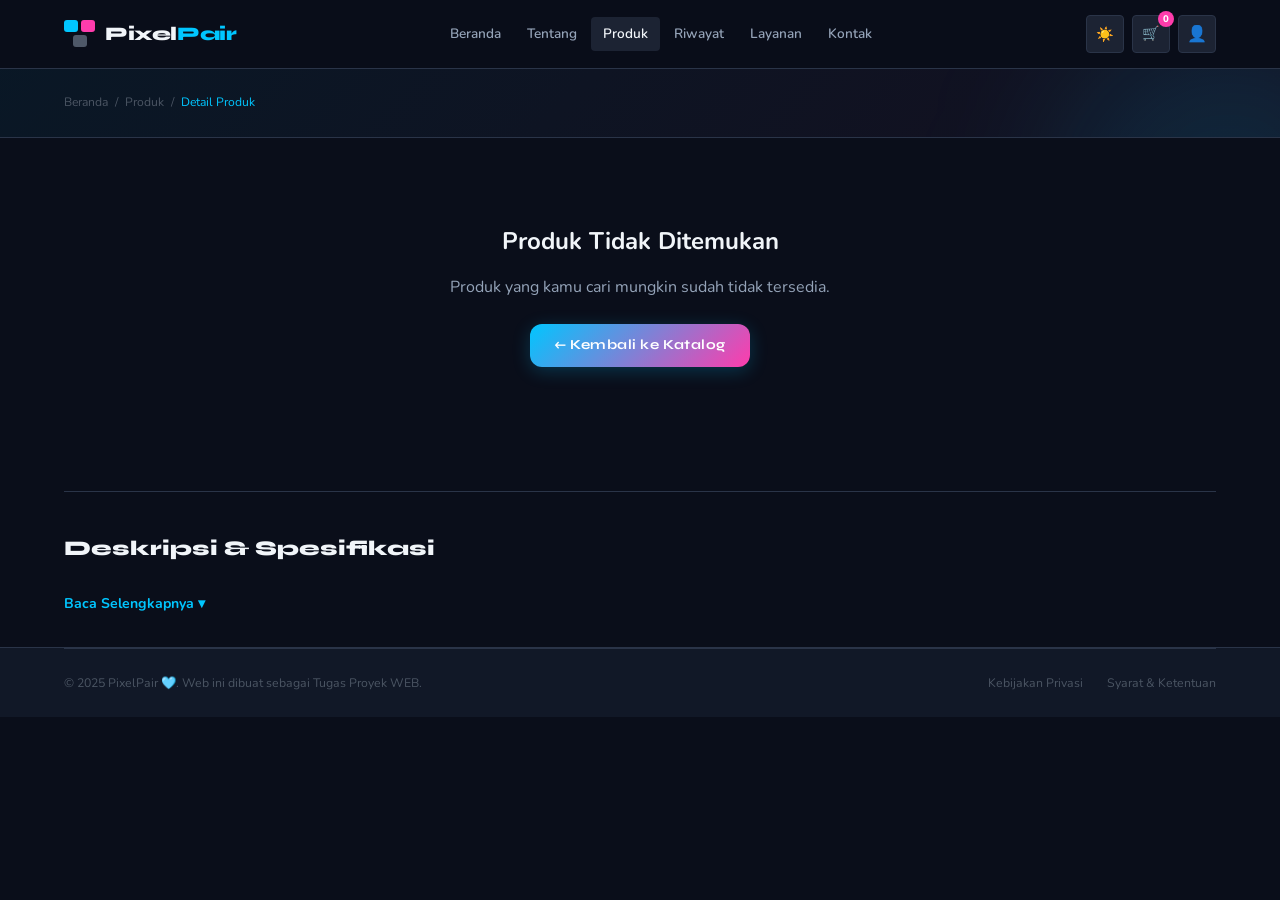
<file: detail.html>
<!DOCTYPE html>
<html lang="id">
<head>
  <meta charset="UTF-8" />
  <meta name="viewport" content="width=device-width, initial-scale=1.0" />
  <title>Detail Produk — PixelPair</title>

  <link rel="icon" type="image/png" href="gambar/logo PixelPair.png" />

  <script>
    (function() {
      var theme = localStorage.getItem('pp_theme') || 'dark';
      document.documentElement.setAttribute('data-theme', theme);
    })();
  </script>
  <link rel="preconnect" href="https://fonts.googleapis.com" />
  <link rel="preconnect" href="https://fonts.gstatic.com" crossorigin />
  <link href="https://fonts.googleapis.com/css2?family=Syne:wght@400;600;700;800&family=Nunito:wght@300;400;500;600;700&display=swap" rel="stylesheet" />
  <link rel="stylesheet" href="css/style.css" />
</head>
<body>
  <input type="checkbox" id="nav-toggle" />

  <header id="site-header">
    <nav class="navbar container">
      <a href="index.html" class="navbar-brand">
        <div class="logo-mark"><span class="sq sq-cyan"></span><span class="sq sq-pink"></span><span class="sq sq-gray"></span></div>
        <span class="brand-text">Pixel<span>Pair</span></span>
      </a>
      <ul class="nav-links">
        <li><a href="index.html">Beranda</a></li>
        <li><a href="index.html#tentang">Tentang</a></li>
        <li><a href="katalog.html" class="active">Produk</a></li>
        <li><a href="riwayat.html">Riwayat</a></li>
        <li><a href="index.html#layanan">Layanan</a></li>
        <li><a href="index.html#kontak">Kontak</a></li>
      </ul>
      <div class="navbar-actions">
        <button id="theme-toggle" class="btn-icon"><span class="icon-sun">☀️</span><span class="icon-moon">🌙</span></button>
        <a href="keranjang.html" class="btn-icon">🛒 <span class="cart-count">0</span></a>
        <a href="login.html" class="btn-icon" title="Login">👤</a>
        <label for="nav-toggle" class="hamburger-label" aria-label="Toggle menu">
          <span></span><span></span><span></span>
        </label>
      </div>
    </nav>
  </header>

  <main role="main">
    <section class="page-header">
      <div class="container">
        <nav class="breadcrumb">
          <a href="index.html">Beranda</a><span class="sep">/</span>
          <a href="katalog.html">Produk</a><span class="sep">/</span>
          <span class="current" id="detail-breadcrumb">Detail Produk</span>
        </nav>
      </div>
    </section>

    <div class="container" style="padding-block: var(--sp-lg)">
      <div class="detail-layout">

        <!-- Gambar Produk -->
        <div class="detail-img-col">
          <div class="detail-img-wrap">
            <img id="detail-img" src="" alt="" />
          </div>
        </div>

        <!-- Info Produk -->
        <div class="detail-info-col">
          <span class="detail-badge" id="detail-badge"></span>
          <p class="detail-kategori" id="detail-kategori"></p>
          <h1 class="detail-nama" id="detail-nama">Memuat...</h1>
          <div class="detail-rating" id="detail-rating">★★★★★ <span>(0)</span></div>
          <div class="detail-harga" id="detail-harga">Rp 0</div>

          <div class="detail-stok">
            <span class="stok-dot"></span> Stok Tersedia &middot; Garansi Resmi 1 Tahun
          </div>

          <div class="detail-actions">
            <button class="btn btn-outline" id="btn-detail-cart">🛒 Tambah ke Keranjang</button>
            <button class="btn btn-primary" id="btn-detail-beli">⚡ Beli Sekarang</button>
          </div>

          <div class="detail-meta">
            <div class="detail-meta-row"><span>SKU</span><span id="detail-sku">—</span></div>
            <div class="detail-meta-row"><span>Kategori</span><span id="detail-meta-kat">—</span></div>
            <div class="detail-meta-row"><span>Brand</span><span id="detail-meta-brand">—</span></div>
          </div>
        </div>
      </div>

      <!-- Deskripsi & Spesifikasi -->
      <div class="detail-desc-section">
        <h2 class="detail-desc-title">Deskripsi &amp; Spesifikasi</h2>
        <div class="detail-desc-content">
          <p id="detail-desc-short"></p>
          <div id="detail-desc-full" class="detail-desc-full hidden">
            <p id="detail-desc-extra"></p>
            <h3 class="spek-title">Spesifikasi Teknis</h3>
            <table class="spek-table" id="detail-spek-table"></table>
          </div>
          <button class="btn-baca-selengkapnya" id="btn-baca-lagi">Baca Selengkapnya ▾</button>
        </div>
      </div>
    </div>
  </main>

  <footer>
    <div class="container">
      <div class="footer-bottom">
        <p>&copy; 2025 PixelPair 🩵. Web ini dibuat sebagai Tugas Proyek WEB.</p>
        <div class="footer-bottom-links"><a href="#">Kebijakan Privasi</a><a href="#">Syarat &amp; Ketentuan</a></div>
      </div>
    </div>
  </footer>

  <script src="js/script.js"></script>
</body>
</html>
</file>
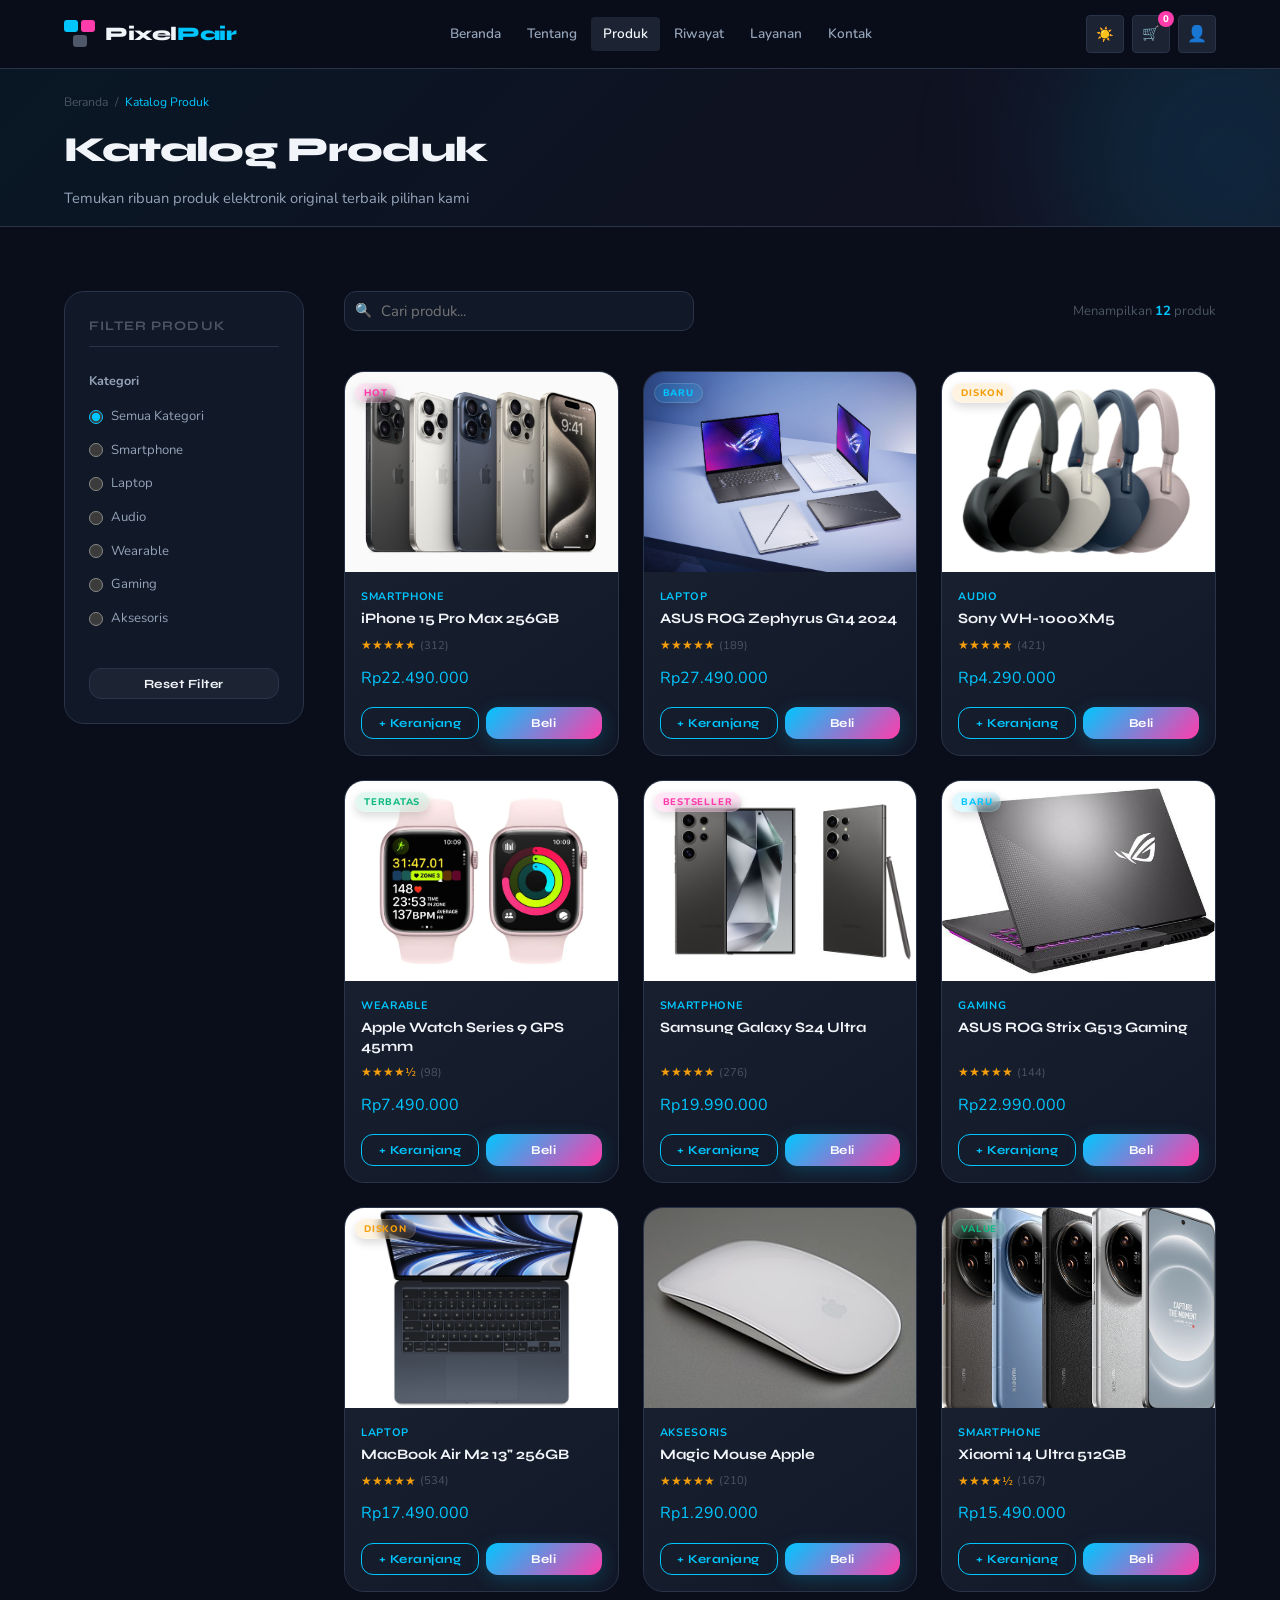
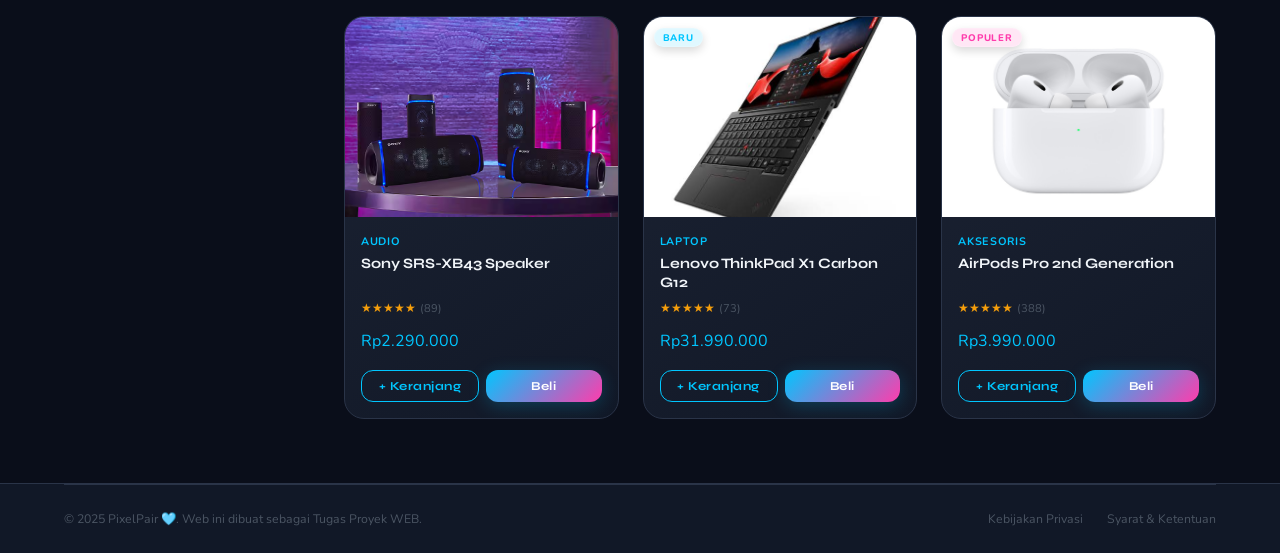
<file: katalog.html>
<!DOCTYPE html>
<html lang="id">
<head>
  <meta charset="UTF-8" />
  <meta name="viewport" content="width=device-width, initial-scale=1.0" />
  <title>Katalog Produk — PixelPair</title>

  <link rel="icon" type="image/png" href="gambar/logo PixelPair.png" />

  <script>
    (function() {
      var theme = localStorage.getItem('pp_theme') || 'dark';
      document.documentElement.setAttribute('data-theme', theme);
    })();
  </script>
  <link rel="preconnect" href="https://fonts.googleapis.com" />
  <link rel="preconnect" href="https://fonts.gstatic.com" crossorigin />
  <link href="https://fonts.googleapis.com/css2?family=Syne:wght@400;600;700;800&family=Nunito:wght@300;400;500;600;700&display=swap" rel="stylesheet" />
  <link rel="stylesheet" href="css/style.css" />
</head>
<body>

  <input type="checkbox" id="nav-toggle" />

  <header id="site-header">
    <nav class="navbar container">
      <a href="index.html" class="navbar-brand">
        <div class="logo-mark">
          <span class="sq sq-cyan"></span>
          <span class="sq sq-pink"></span>
          <span class="sq sq-gray"></span>
        </div>
        <span class="brand-text">Pixel<span>Pair</span></span>
      </a>
      <ul class="nav-links">
        <li><a href="index.html">Beranda</a></li>
        <li><a href="index.html#tentang">Tentang</a></li>
        <li><a href="katalog.html" class="active">Produk</a></li>
        <li><a href="riwayat.html">Riwayat</a></li>
        <li><a href="index.html#layanan">Layanan</a></li>
        <li><a href="index.html#kontak">Kontak</a></li>
      </ul>
      <div class="navbar-actions">
        <button id="theme-toggle" class="btn-icon"><span class="icon-sun">☀️</span><span class="icon-moon">🌙</span></button>
        <a href="keranjang.html" class="btn-icon">🛒 <span class="cart-count">0</span></a>
        <a href="login.html" class="btn-icon" title="Login">👤</a>
        <label for="nav-toggle" class="hamburger-label" aria-label="Toggle menu">
          <span></span><span></span><span></span>
        </label>
      </div>
    </nav>
  </header>

  <main role="main">
    <section class="page-header">
      <div class="container">
        <nav class="breadcrumb"><a href="index.html">Beranda</a><span class="sep">/</span><span class="current">Katalog Produk</span></nav>
        <h1>Katalog Produk</h1>
        <p>Temukan ribuan produk elektronik original terbaik pilihan kami</p>
      </div>
    </section>

    <div class="container">
      <div class="katalog-layout">

        <!-- Sidebar Filter -->
        <aside class="sidebar-filter">
          <h3>Filter Produk</h3>
          <div class="filter-group">
            <div class="filter-group-label">Kategori</div>
            <label class="filter-opt"><input type="radio" name="kategori" value="semua" checked /> Semua Kategori</label>
            <label class="filter-opt"><input type="radio" name="kategori" value="smartphone" /> Smartphone</label>
            <label class="filter-opt"><input type="radio" name="kategori" value="laptop" /> Laptop</label>
            <label class="filter-opt"><input type="radio" name="kategori" value="audio" /> Audio</label>
            <label class="filter-opt"><input type="radio" name="kategori" value="wearable" /> Wearable</label>
            <label class="filter-opt"><input type="radio" name="kategori" value="gaming" /> Gaming</label>
            <label class="filter-opt"><input type="radio" name="kategori" value="aksesoris" /> Aksesoris</label>
          </div>

          <button class="btn btn-ghost btn-sm btn-full" style="margin-top:8px" data-action="reset-filter">Reset Filter</button>
        </aside>

        <!-- Produk Grid -->
        <div>
          <div class="katalog-toolbar">
            <div class="search-wrap">
              <span class="search-icon">🔍</span>
              <input type="text" placeholder="Cari produk..." />
            </div>
            <div class="katalog-count">Menampilkan <strong>12</strong> produk</div>
          </div>

          <div class="produk-grid" id="galeri-produk">

            <!-- 1. iPhone 15 Pro Max -->
            <article class="produk-card" data-kategori="smartphone" data-brand="apple">
              <div class="produk-img-wrap">
                <a href="detail.html?id=iphone-15" class="produk-img-link">
                  <img src="gambar/Iphone 15 Pro.jpeg" alt="iPhone 15 Pro Max 256GB" loading="lazy" />
                </a>
                <div class="produk-badge-wrap"><span class="badge badge-pink">HOT</span></div>
                <button class="produk-wishlist" title="Wishlist">♡</button>
              </div>
              <div class="produk-body">
                <p class="produk-kategori">Smartphone</p>
                <h3 class="produk-name">iPhone 15 Pro Max 256GB</h3>
                <div class="produk-rating">★★★★★ <span>(312)</span></div>
                <div class="produk-harga-row"><span class="produk-harga">Rp22.490.000</span></div>
              </div>
              <div class="produk-footer">
                <button class="btn btn-outline btn-sm" data-action="add-cart" data-id="iphone-15">+ Keranjang</button>
                <button class="btn btn-primary btn-sm" data-action="beli" data-id="iphone-15">Beli</button>
              </div>
            </article>

            <!-- 2. ASUS ROG Zephyrus G14 -->
            <article class="produk-card" data-kategori="laptop" data-brand="asus">
              <div class="produk-img-wrap">
                <a href="detail.html?id=rog-g14" class="produk-img-link">
                  <img src="gambar/ASUS ROG Zephyrus G14 2024.jpg" alt="ASUS ROG Zephyrus G14 2024" loading="lazy" />
                </a>
                <div class="produk-badge-wrap"><span class="badge badge-cyan">BARU</span></div>
                <button class="produk-wishlist" title="Wishlist">♡</button>
              </div>
              <div class="produk-body">
                <p class="produk-kategori">Laptop</p>
                <h3 class="produk-name">ASUS ROG Zephyrus G14 2024</h3>
                <div class="produk-rating">★★★★★ <span>(189)</span></div>
                <div class="produk-harga-row"><span class="produk-harga">Rp27.490.000</span></div>
              </div>
              <div class="produk-footer">
                <button class="btn btn-outline btn-sm" data-action="add-cart" data-id="rog-g14">+ Keranjang</button>
                <button class="btn btn-primary btn-sm" data-action="beli" data-id="rog-g14">Beli</button>
              </div>
            </article>

            <!-- 3. Sony WH-1000XM5 -->
            <article class="produk-card" data-kategori="audio" data-brand="sony">
              <div class="produk-img-wrap">
                <a href="detail.html?id=sony-wh" class="produk-img-link">
                  <img src="gambar/Sony-WH1000XM5-2.png" alt="Sony WH-1000XM5" loading="lazy" />
                </a>
                <div class="produk-badge-wrap"><span class="badge badge-amber">DISKON</span></div>
                <button class="produk-wishlist" title="Wishlist">♡</button>
              </div>
              <div class="produk-body">
                <p class="produk-kategori">Audio</p>
                <h3 class="produk-name">Sony WH-1000XM5</h3>
                <div class="produk-rating">★★★★★ <span>(421)</span></div>
                <div class="produk-harga-row"><span class="produk-harga">Rp4.290.000</span></div>
              </div>
              <div class="produk-footer">
                <button class="btn btn-outline btn-sm" data-action="add-cart" data-id="sony-wh">+ Keranjang</button>
                <button class="btn btn-primary btn-sm" data-action="beli" data-id="sony-wh">Beli</button>
              </div>
            </article>

            <!-- 4. Apple Watch Series 9 -->
            <article class="produk-card" data-kategori="wearable" data-brand="apple">
              <div class="produk-img-wrap">
                <a href="detail.html?id=applewatch" class="produk-img-link">
                  <img src="gambar/Apple Watch Series 9 GPS 45mm.webp" alt="Apple Watch Series 9 GPS 45mm" loading="lazy" />
                </a>
                <div class="produk-badge-wrap"><span class="badge badge-green">TERBATAS</span></div>
                <button class="produk-wishlist" title="Wishlist">♡</button>
              </div>
              <div class="produk-body">
                <p class="produk-kategori">Wearable</p>
                <h3 class="produk-name">Apple Watch Series 9 GPS 45mm</h3>
                <div class="produk-rating">★★★★½ <span>(98)</span></div>
                <div class="produk-harga-row"><span class="produk-harga">Rp7.490.000</span></div>
              </div>
              <div class="produk-footer">
                <button class="btn btn-outline btn-sm" data-action="add-cart" data-id="applewatch">+ Keranjang</button>
                <button class="btn btn-primary btn-sm" data-action="beli" data-id="applewatch">Beli</button>
              </div>
            </article>

            <!-- 5. Samsung Galaxy S24 Ultra -->
            <article class="produk-card" data-kategori="smartphone" data-brand="samsung">
              <div class="produk-img-wrap">
                <a href="detail.html?id=samsung-s24" class="produk-img-link">
                  <img src="gambar/Samsung S24 Ultra.jpeg" alt="Samsung Galaxy S24 Ultra" loading="lazy" />
                </a>
                <div class="produk-badge-wrap"><span class="badge badge-pink">BESTSELLER</span></div>
                <button class="produk-wishlist" title="Wishlist">♡</button>
              </div>
              <div class="produk-body">
                <p class="produk-kategori">Smartphone</p>
                <h3 class="produk-name">Samsung Galaxy S24 Ultra</h3>
                <div class="produk-rating">★★★★★ <span>(276)</span></div>
                <div class="produk-harga-row"><span class="produk-harga">Rp19.990.000</span></div>
              </div>
              <div class="produk-footer">
                <button class="btn btn-outline btn-sm" data-action="add-cart" data-id="samsung-s24">+ Keranjang</button>
                <button class="btn btn-primary btn-sm" data-action="beli" data-id="samsung-s24">Beli</button>
              </div>
            </article>

            <!-- 6. ASUS ROG Strix G513 Gaming -->
            <article class="produk-card" data-kategori="gaming" data-brand="asus">
              <div class="produk-img-wrap">
                <a href="detail.html?id=rog-strix" class="produk-img-link">
                  <img src="gambar/ASUS ROG Strix G513 Gaming.jpeg" alt="ASUS ROG Strix G513 Gaming" loading="lazy" />
                </a>
                <div class="produk-badge-wrap"><span class="badge badge-cyan">BARU</span></div>
                <button class="produk-wishlist" title="Wishlist">♡</button>
              </div>
              <div class="produk-body">
                <p class="produk-kategori">Gaming</p>
                <h3 class="produk-name">ASUS ROG Strix G513 Gaming</h3>
                <div class="produk-rating">★★★★★ <span>(144)</span></div>
                <div class="produk-harga-row"><span class="produk-harga">Rp22.990.000</span></div>
              </div>
              <div class="produk-footer">
                <button class="btn btn-outline btn-sm" data-action="add-cart" data-id="rog-strix">+ Keranjang</button>
                <button class="btn btn-primary btn-sm" data-action="beli" data-id="rog-strix">Beli</button>
              </div>
            </article>

            <!-- 7. MacBook Air M2 256GB -->
            <article class="produk-card" data-kategori="laptop" data-brand="apple">
              <div class="produk-img-wrap">
                <a href="detail.html?id=macbook-m2" class="produk-img-link">
                  <img src="gambar/Macbook Air.jpeg" alt="MacBook Air M2 13 256GB" loading="lazy" />
                </a>
                <div class="produk-badge-wrap"><span class="badge badge-amber">DISKON</span></div>
                <button class="produk-wishlist" title="Wishlist">♡</button>
              </div>
              <div class="produk-body">
                <p class="produk-kategori">Laptop</p>
                <h3 class="produk-name">MacBook Air M2 13" 256GB</h3>
                <div class="produk-rating">★★★★★ <span>(534)</span></div>
                <div class="produk-harga-row"><span class="produk-harga">Rp17.490.000</span></div>
              </div>
              <div class="produk-footer">
                <button class="btn btn-outline btn-sm" data-action="add-cart" data-id="macbook-m2">+ Keranjang</button>
                <button class="btn btn-primary btn-sm" data-action="beli" data-id="macbook-m2">Beli</button>
              </div>
            </article>

            <!-- 8. Magic Mouse Apple -->
            <article class="produk-card" data-kategori="aksesoris" data-brand="apple">
              <div class="produk-img-wrap">
                <a href="detail.html?id=magic-mouse" class="produk-img-link">
                  <img src="gambar/Magic Mouse Apple.jpg" alt="Magic Mouse Apple" loading="lazy" />
                </a>
                <button class="produk-wishlist" title="Wishlist">♡</button>
              </div>
              <div class="produk-body">
                <p class="produk-kategori">Aksesoris</p>
                <h3 class="produk-name">Magic Mouse Apple</h3>
                <div class="produk-rating">★★★★★ <span>(210)</span></div>
                <div class="produk-harga-row"><span class="produk-harga">Rp1.290.000</span></div>
              </div>
              <div class="produk-footer">
                <button class="btn btn-outline btn-sm" data-action="add-cart" data-id="magic-mouse">+ Keranjang</button>
                <button class="btn btn-primary btn-sm" data-action="beli" data-id="magic-mouse">Beli</button>
              </div>
            </article>

            <!-- 9. Xiaomi 14 Ultra -->
            <article class="produk-card" data-kategori="smartphone" data-brand="xiaomi">
              <div class="produk-img-wrap">
                <a href="detail.html?id=xiaomi-14" class="produk-img-link">
                  <img src="gambar/Xiaomi 14 Ultra 512GB.jpg" alt="Xiaomi 14 Ultra 512GB" loading="lazy" />
                </a>
                <div class="produk-badge-wrap"><span class="badge badge-green">VALUE</span></div>
                <button class="produk-wishlist" title="Wishlist">♡</button>
              </div>
              <div class="produk-body">
                <p class="produk-kategori">Smartphone</p>
                <h3 class="produk-name">Xiaomi 14 Ultra 512GB</h3>
                <div class="produk-rating">★★★★½ <span>(167)</span></div>
                <div class="produk-harga-row"><span class="produk-harga">Rp15.490.000</span></div>
              </div>
              <div class="produk-footer">
                <button class="btn btn-outline btn-sm" data-action="add-cart" data-id="xiaomi-14">+ Keranjang</button>
                <button class="btn btn-primary btn-sm" data-action="beli" data-id="xiaomi-14">Beli</button>
              </div>
            </article>

            <!-- 10. Sony SRS-XB43 -->
            <article class="produk-card" data-kategori="audio" data-brand="sony">
              <div class="produk-img-wrap">
                <a href="detail.html?id=sony-spk" class="produk-img-link">
                  <img src="gambar/Sony SRS-XB43 Speaker.avif" alt="Sony SRS-XB43 Speaker" loading="lazy" />
                </a>
                <button class="produk-wishlist" title="Wishlist">♡</button>
              </div>
              <div class="produk-body">
                <p class="produk-kategori">Audio</p>
                <h3 class="produk-name">Sony SRS-XB43 Speaker</h3>
                <div class="produk-rating">★★★★★ <span>(89)</span></div>
                <div class="produk-harga-row"><span class="produk-harga">Rp2.290.000</span></div>
              </div>
              <div class="produk-footer">
                <button class="btn btn-outline btn-sm" data-action="add-cart" data-id="sony-spk">+ Keranjang</button>
                <button class="btn btn-primary btn-sm" data-action="beli" data-id="sony-spk">Beli</button>
              </div>
            </article>

            <!-- 11. Lenovo ThinkPad X1 Carbon G12 -->
            <article class="produk-card" data-kategori="laptop" data-brand="lenovo">
              <div class="produk-img-wrap">
                <a href="detail.html?id=thinkpad" class="produk-img-link">
                  <img src="gambar/Lenovo ThinkPad X1 Carbon G12.jpeg" alt="Lenovo ThinkPad X1 Carbon G12" loading="lazy" />
                </a>
                <div class="produk-badge-wrap"><span class="badge badge-cyan">BARU</span></div>
                <button class="produk-wishlist" title="Wishlist">♡</button>
              </div>
              <div class="produk-body">
                <p class="produk-kategori">Laptop</p>
                <h3 class="produk-name">Lenovo ThinkPad X1 Carbon G12</h3>
                <div class="produk-rating">★★★★★ <span>(73)</span></div>
                <div class="produk-harga-row"><span class="produk-harga">Rp31.990.000</span></div>
              </div>
              <div class="produk-footer">
                <button class="btn btn-outline btn-sm" data-action="add-cart" data-id="thinkpad">+ Keranjang</button>
                <button class="btn btn-primary btn-sm" data-action="beli" data-id="thinkpad">Beli</button>
              </div>
            </article>

            <!-- 12. AirPods Pro 2nd Generation -->
            <article class="produk-card" data-kategori="aksesoris" data-brand="apple">
              <div class="produk-img-wrap">
                <a href="detail.html?id=airpods" class="produk-img-link">
                  <img src="gambar/AirPods Pro 2nd Generation.jpeg" alt="AirPods Pro 2nd Generation" loading="lazy" />
                </a>
                <div class="produk-badge-wrap"><span class="badge badge-pink">POPULER</span></div>
                <button class="produk-wishlist" title="Wishlist">♡</button>
              </div>
              <div class="produk-body">
                <p class="produk-kategori">Aksesoris</p>
                <h3 class="produk-name">AirPods Pro 2nd Generation</h3>
                <div class="produk-rating">★★★★★ <span>(388)</span></div>
                <div class="produk-harga-row"><span class="produk-harga">Rp3.990.000</span></div>
              </div>
              <div class="produk-footer">
                <button class="btn btn-outline btn-sm" data-action="add-cart" data-id="airpods">+ Keranjang</button>
                <button class="btn btn-primary btn-sm" data-action="beli" data-id="airpods">Beli</button>
              </div>
            </article>

          </div>
        </div>
      </div>
    </div>
  </main>

  <footer>
    <div class="container">
      <div class="footer-bottom">
        <p>&copy; 2025 PixelPair 🩵. Web ini dibuat sebagai Tugas Proyek WEB.</p>
        <div class="footer-bottom-links"><a href="#">Kebijakan Privasi</a><a href="#">Syarat &amp; Ketentuan</a></div>
      </div>
    </div>
  </footer>

  <script src="js/script.js"></script>
</body>
</html>
</file>
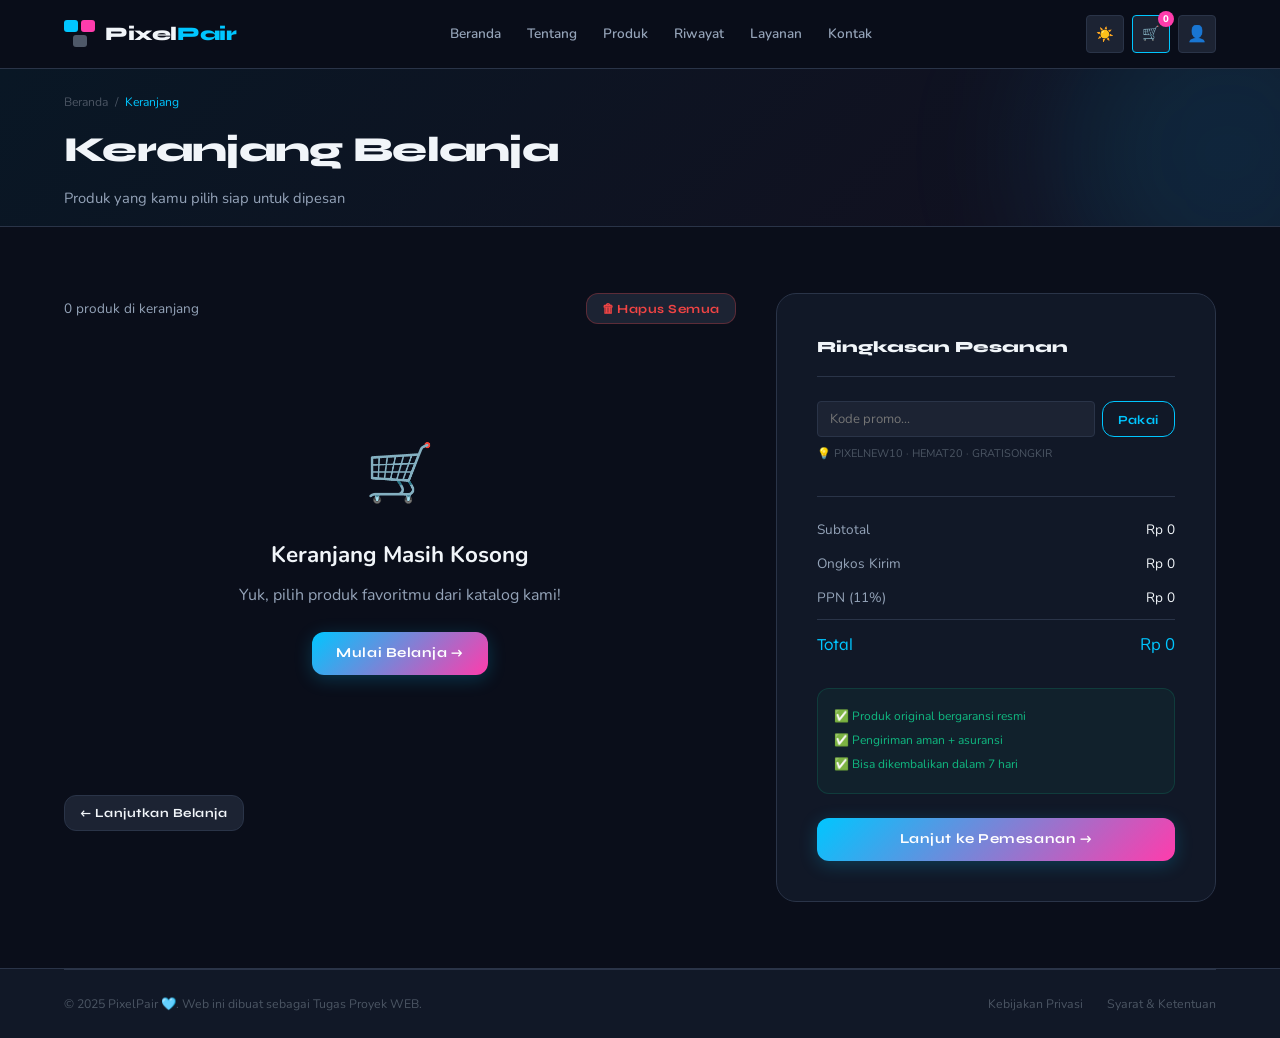
<file: keranjang.html>
<!DOCTYPE html>
<html lang="id">
<head>
  <meta charset="UTF-8" />
  <meta name="viewport" content="width=device-width, initial-scale=1.0" />
  <title>Keranjang Belanja — PixelPair</title>

  <link rel="icon" type="image/png" href="gambar/logo PixelPair.png" />
  
  <script>
    (function() {
      var theme = localStorage.getItem('pp_theme') || 'dark';
      document.documentElement.setAttribute('data-theme', theme);
    })();
  </script>
  <link rel="preconnect" href="https://fonts.googleapis.com" />
  <link rel="preconnect" href="https://fonts.gstatic.com" crossorigin />
  <link href="https://fonts.googleapis.com/css2?family=Syne:wght@400;600;700;800&family=Nunito:wght@300;400;500;600;700&display=swap" rel="stylesheet" />
  <link rel="stylesheet" href="css/style.css" />
</head>
<body>

  <input type="checkbox" id="nav-toggle" />

  <header id="site-header">
    <nav class="navbar container">
      <a href="index.html" class="navbar-brand">
        <div class="logo-mark"><span class="sq sq-cyan"></span><span class="sq sq-pink"></span><span class="sq sq-gray"></span></div>
        <span class="brand-text">Pixel<span>Pair</span></span>
      </a>
      <ul class="nav-links">
        <li><a href="index.html">Beranda</a></li>
        <li><a href="index.html#tentang">Tentang</a></li>
        <li><a href="katalog.html">Produk</a></li>
        <li><a href="riwayat.html">Riwayat</a></li>
        <li><a href="index.html#layanan">Layanan</a></li>
        <li><a href="index.html#kontak">Kontak</a></li>
      </ul>
      <div class="navbar-actions">
        <button id="theme-toggle" class="btn-icon" title="Toggle Dark/Light">
          <span class="icon-sun">☀️</span><span class="icon-moon">🌙</span>
        </button>
        <a href="keranjang.html" class="btn-icon" style="border-color:var(--clr-cyan);color:var(--clr-cyan)">🛒 <span class="cart-count">0</span></a>
        <a href="login.html" class="btn-icon" title="Login">👤</a>
        <label for="nav-toggle" class="hamburger-label" aria-label="Toggle menu">
          <span></span><span></span><span></span>
        </label>
      </div>
    </nav>
  </header>

  <main>
    <section class="page-header">
      <div class="container">
        <nav class="breadcrumb"><a href="index.html">Beranda</a><span class="sep">/</span><span class="current">Keranjang</span></nav>
        <h1>Keranjang Belanja</h1>
        <p>Produk yang kamu pilih siap untuk dipesan</p>
      </div>
    </section>

    <div class="container" style="padding-top: 2px; padding-bottom: 2px">
      <div class="keranjang-layout">
        <div>
          <div style="display:flex;justify-content:space-between;align-items:center;margin-bottom:var(--sp-lg)">
            <p id="cart-item-count" style="font-size:0.85rem;color:var(--txt2)">0 produk di keranjang</p>
            <button class="btn btn-ghost btn-sm" style="color:var(--clr-red);border-color:rgba(239,68,68,0.3)" data-action="hapus-semua">🗑 Hapus Semua</button>
          </div>

          <!-- Dynamic cart items rendered by JS -->
          <div id="keranjang-list"></div>

          <div style="margin-top:var(--sp-xl)">
            <a href="katalog.html" class="btn btn-ghost btn-sm">← Lanjutkan Belanja</a>
          </div>
        </div>

        <aside>
          <div class="ringkasan-card">
            <h2>Ringkasan Pesanan</h2>
            <div class="promo-wrap">
              <input type="text" placeholder="Kode promo..." id="promo-input-cart" />
              <button class="btn btn-outline btn-sm" data-action="apply-promo">Pakai</button>
            </div>
            <p class="promo-hint">💡 PIXELNEW10 · HEMAT20 · GRATISONGKIR</p>
            <div style="margin-bottom:var(--sp-md);padding-bottom:var(--sp-md);border-bottom:1px solid var(--clr-border)" id="ringkasan-items">
              <!-- filled by JS -->
            </div>
            <div class="hitung-row"><span>Subtotal</span><span id="ringkasan-subtotal">Rp 0</span></div>
            <div class="hitung-row"><span>Ongkos Kirim</span><span id="ringkasan-ongkir">Rp 0</span></div>
            <div class="hitung-row"><span>PPN (11%)</span><span id="ringkasan-ppn">Rp 0</span></div>
            <div class="hitung-row total-row"><strong>Total</strong><strong id="ringkasan-total">Rp 0</strong></div>
            <div class="ringkasan-info" style="margin-top:var(--sp-lg)">
              <p>✅ Produk original bergaransi resmi</p>
              <p>✅ Pengiriman aman + asuransi</p>
              <p>✅ Bisa dikembalikan dalam 7 hari</p>
            </div>
            <a href="pemesanan.html" id="btn-lanjut-pemesanan" class="btn btn-primary btn-full" style="margin-top:var(--sp-lg)">Lanjut ke Pemesanan →</a>
          </div>
        </aside>
      </div>
    </div>
  </main>

  <footer>
    <div class="container">
      <div class="footer-bottom">
        <p>&copy; 2025 PixelPair 🩵. Web ini dibuat sebagai Tugas Proyek WEB.</p>
        <div class="footer-bottom-links"><a href="#">Kebijakan Privasi</a><a href="#">Syarat &amp; Ketentuan</a></div>
      </div>
    </div>
  </footer>

  <script src="js/script.js"></script>
</body>
</html>
</file>
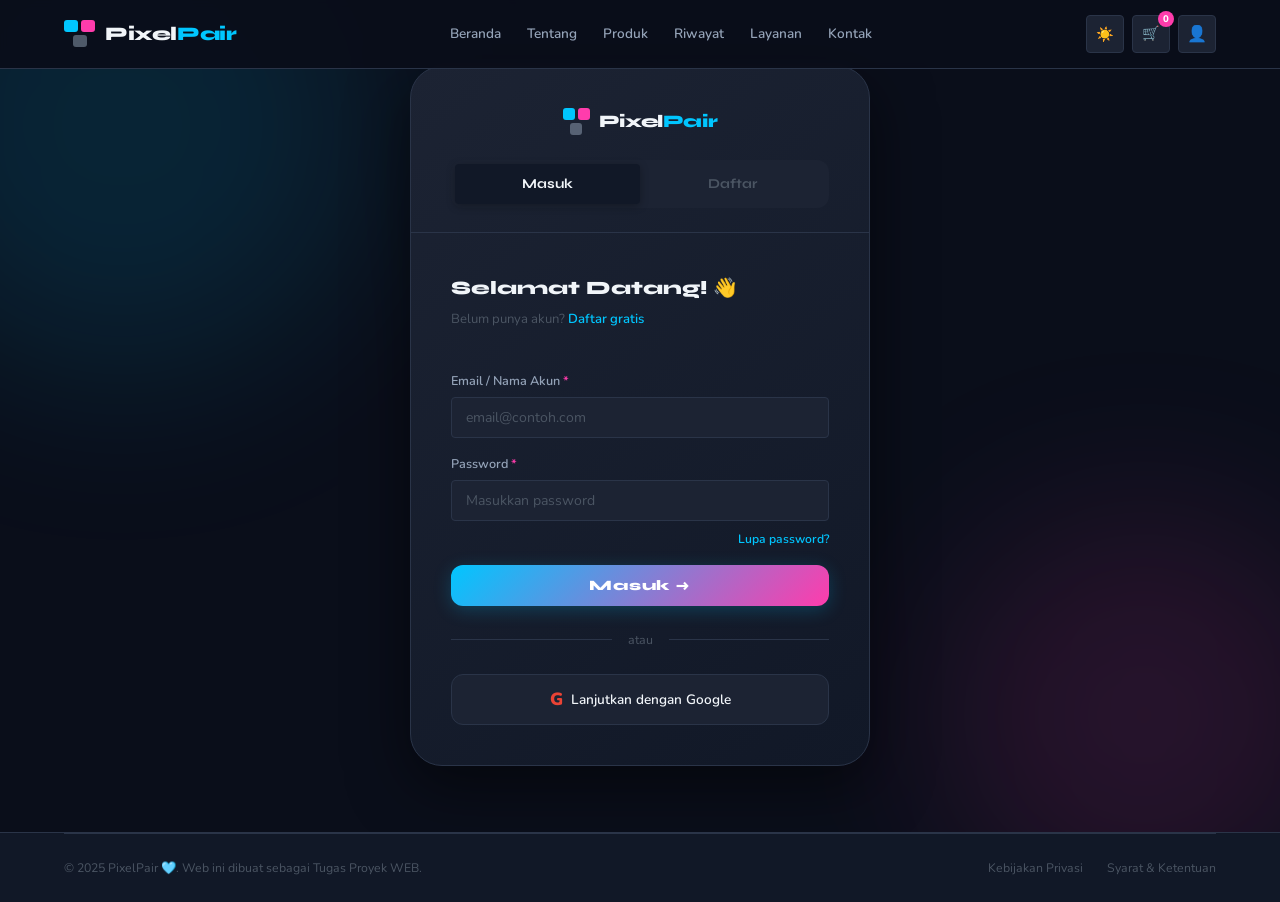
<file: login.html>
<!DOCTYPE html>
<html lang="id">
<head>
  <meta charset="UTF-8" />
  <meta name="viewport" content="width=device-width, initial-scale=1.0" />
  <title>Login — PixelPair</title>

  <link rel="icon" type="image/png" href="gambar/logo PixelPair.png" />

  <script>
    (function() {
      var theme = localStorage.getItem('pp_theme') || 'dark';
      document.documentElement.setAttribute('data-theme', theme);
    })();
  </script>
  <link rel="preconnect" href="https://fonts.googleapis.com" />
  <link rel="preconnect" href="https://fonts.gstatic.com" crossorigin />
  <link href="https://fonts.googleapis.com/css2?family=Syne:wght@400;600;700;800&family=Nunito:wght@300;400;500;600;700&display=swap" rel="stylesheet" />
  <link rel="stylesheet" href="css/style.css" />
</head>
<body>
  <!-- Hamburger toggle -->
  <input type="checkbox" id="nav-toggle" />

  <!-- Radio tab login/daftar -->
  <input type="radio" name="login-tab" id="tab-masuk" class="login-radio" checked />
  <input type="radio" name="login-tab" id="tab-daftar" class="login-radio" />

  <header id="site-header">
    <nav class="navbar container">
      <a href="index.html" class="navbar-brand">
        <div class="logo-mark">
          <span class="sq sq-cyan"></span>
          <span class="sq sq-pink"></span>
          <span class="sq sq-gray"></span>
        </div>
        <span class="brand-text">Pixel<span>Pair</span></span>
      </a>
      <ul class="nav-links">
        <li><a href="index.html">Beranda</a></li>
        <li><a href="index.html#tentang">Tentang</a></li>
        <li><a href="katalog.html">Produk</a></li>
        <li><a href="riwayat.html">Riwayat</a></li>
        <li><a href="index.html#layanan">Layanan</a></li>
        <li><a href="index.html#kontak">Kontak</a></li>
      </ul>
      <div class="navbar-actions">
        <button id="theme-toggle" class="btn-icon" title="Toggle Dark/Light"><span class="icon-sun">☀️</span><span class="icon-moon">🌙</span></button>
        <a href="keranjang.html" class="btn-icon">🛒 <span class="cart-count">0</span></a>
        <a href="login.html" class="btn-icon" title="Login">👤</a>
        <label for="nav-toggle" class="hamburger-label" aria-label="Toggle menu">
          <span></span><span></span><span></span>
        </label>
      </div>
    </nav>
  </header>

  <main class="login-main">

    <div class="login-card-wrap">

      <!-- Header kartu -->
      <div class="login-card-header">
        <div class="login-logo-mini">
          <div class="logo-mark sm">
            <span class="sq sq-cyan"></span>
            <span class="sq sq-pink"></span>
            <span class="sq sq-gray"></span>
          </div>
          <span class="brand-text" style="font-size:1.1rem">Pixel<span>Pair</span></span>
        </div>

        <!-- Tab bar: label terhubung ke radio di luar body -->
        <div class="login-tabs">
          <label for="tab-masuk" class="login-tab-label tab-masuk">Masuk</label>
          <label for="tab-daftar" class="login-tab-label tab-daftar">Daftar</label>
        </div>
      </div>

      <!-- PANEL MASUK -->
      <div class="panel-masuk">
        <p class="login-panel-title">Selamat Datang! 👋</p>
        <p class="login-sub">
          Belum punya akun?
          <label for="tab-daftar">Daftar gratis</label>
        </p>

        <form action="#" method="post">
          <div class="lg-group">
            <label for="login-email">Email / Nama Akun <span class="required">*</span></label>
            <input type="email" id="login-email" name="email" placeholder="email@contoh.com" required autocomplete="email" />
          </div>
          <div class="lg-group">
            <label for="login-pass">Password <span class="required">*</span></label>
            <input type="password" id="login-pass" name="password" placeholder="Masukkan password" required autocomplete="current-password" />
          </div>
          <a href="#" class="forgot-link">Lupa password?</a>
          <button type="submit" class="btn-submit">Masuk →</button>
        </form>

        <div class="or-divider"><span>atau</span></div>
        <a href="#" class="btn-google">
          <span style="font-weight:900;font-size:1.1rem;color:#EA4335">G</span>
          Lanjutkan dengan Google
        </a>
      </div>

      <!-- PANEL DAFTAR -->
      <div class="panel-daftar">
        <p class="login-panel-title">Buat Akun Baru ✨</p>
        <p class="login-sub">
          Sudah punya akun?
          <label for="tab-masuk">Masuk di sini</label>
        </p>

        <form action="#" method="post">
          <div class="lg-row-2">
            <div class="lg-group">
              <label for="reg-depan">Nama Depan <span class="required">*</span></label>
              <input type="text" id="reg-depan" name="nama_depan" placeholder="Nama depan" required autocomplete="given-name" />
            </div>
            <div class="lg-group">
              <label for="reg-belakang">Nama Belakang</label>
              <input type="text" id="reg-belakang" name="nama_belakang" placeholder="Nama belakang" autocomplete="family-name" />
            </div>
          </div>
          <div class="lg-group">
            <label for="reg-email">Email <span class="required">*</span></label>
            <input type="email" id="reg-email" name="email" placeholder="email@contoh.com" required autocomplete="email" />
          </div>
          <div class="lg-group">
            <label for="reg-phone">No. Telepon</label>
            <input type="tel" id="reg-phone" name="telepon" placeholder="+62 8xx-xxxx-xxxx" autocomplete="tel" />
          </div>
          <div class="lg-group">
            <label for="reg-pass">Password <span class="required">*</span></label>
            <input type="password" id="reg-pass" name="password" placeholder="Minimal 8 karakter" required autocomplete="new-password" />
          </div>
          <div class="lg-group">
            <label for="reg-confirm">Konfirmasi Password <span class="required">*</span></label>
            <input type="password" id="reg-confirm" name="konfirmasi" placeholder="Ulangi password" required autocomplete="new-password" />
          </div>
          <label class="agree-wrap">
            <input type="checkbox" name="setuju" required />
            <span>Saya setuju dengan <a href="#">Syarat &amp; Ketentuan</a> dan <a href="#">Kebijakan Privasi</a></span>
          </label>
          <button type="submit" class="btn-submit">Daftar Sekarang →</button>
        </form>
      </div>

    </div>
  </main>

  <footer>
    <div class="container">
      <div class="footer-bottom">
        <p>&copy; 2025 PixelPair 🩵. Web ini dibuat sebagai Tugas Proyek WEB.</p>
        <div class="footer-bottom-links"><a href="#">Kebijakan Privasi</a><a href="#">Syarat &amp; Ketentuan</a></div>
      </div>
    </div>
  </footer>

  <script src="js/script.js"></script>
</body>
</html>
</file>
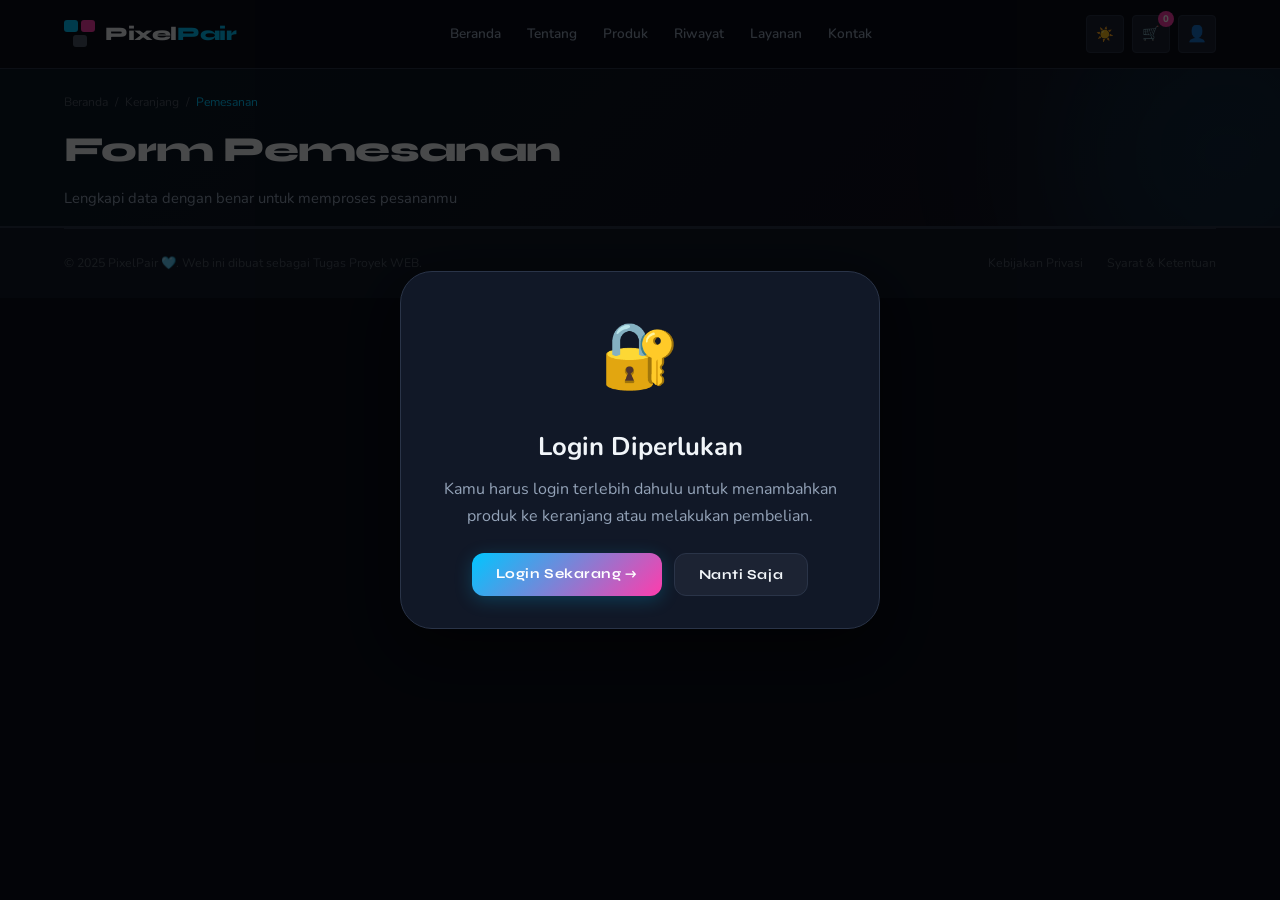
<file: pemesanan.html>
<!DOCTYPE html>
<html lang="id">
<head>
  <meta charset="UTF-8" />
  <meta name="viewport" content="width=device-width, initial-scale=1.0" />
  <title>Pemesanan — PixelPair</title>

  <link rel="icon" type="image/png" href="gambar/logo PixelPair.png" />

  <script>
    (function() {
      var theme = localStorage.getItem('pp_theme') || 'dark';
      document.documentElement.setAttribute('data-theme', theme);
    })();
  </script>
  <link rel="preconnect" href="https://fonts.googleapis.com" />
  <link rel="preconnect" href="https://fonts.gstatic.com" crossorigin />
  <link href="https://fonts.googleapis.com/css2?family=Syne:wght@400;600;700;800&family=Nunito:wght@300;400;500;600;700&display=swap" rel="stylesheet" />
  <link rel="stylesheet" href="css/style.css" />
</head>
<body>

  <input type="checkbox" id="nav-toggle" />

  <header id="site-header">
    <nav class="navbar container">
      <a href="index.html" class="navbar-brand">
        <div class="logo-mark"><span class="sq sq-cyan"></span><span class="sq sq-pink"></span><span class="sq sq-gray"></span></div>
        <span class="brand-text">Pixel<span>Pair</span></span>
      </a>
      <ul class="nav-links">
        <li><a href="index.html">Beranda</a></li>
        <li><a href="index.html#tentang">Tentang</a></li>
        <li><a href="katalog.html">Produk</a></li>
        <li><a href="riwayat.html">Riwayat</a></li>
        <li><a href="index.html#layanan">Layanan</a></li>
        <li><a href="index.html#kontak">Kontak</a></li>
      </ul>
      <div class="navbar-actions">
        <button id="theme-toggle" class="btn-icon" title="Toggle Dark/Light">
          <span class="icon-sun">☀️</span><span class="icon-moon">🌙</span>
        </button>
        <a href="keranjang.html" class="btn-icon">🛒 <span class="cart-count">0</span></a>
        <a href="login.html" class="btn-icon" title="Login">👤</a>
        <label for="nav-toggle" class="hamburger-label" aria-label="Toggle menu">
          <span></span><span></span><span></span>
        </label>
      </div>
    </nav>
  </header>

  <main>
    <section class="page-header">
      <div class="container">
        <nav class="breadcrumb">
          <a href="index.html">Beranda</a><span class="sep">/</span>
          <a href="keranjang.html">Keranjang</a><span class="sep">/</span>
          <span class="current">Pemesanan</span>
        </nav>
        <h1>Form Pemesanan</h1>
        <p>Lengkapi data dengan benar untuk memproses pesananmu</p>
      </div>
    </section>


    <div class="container">
      <form id="form-checkout">
      <div class="pemesanan-layout">
        <div>

          <div class="form-card">
            <h2>🛍 Produk yang Dipesan</h2>
            <div id="pem-produk-list">
            </div>
            <a href="katalog.html" class="link-tambah">+ Tambah Produk Lain</a>
          </div>

          <div class="form-card">
            <h2>👤 Data Pembeli</h2>
            <div class="form-row">
              <div class="form-group">
                <label>Nama Depan <span class="required">*</span></label>
                <input type="text" id="pem-nama" placeholder="Nama depan" required />
              </div>
              <div class="form-group">
                <label>Nama Belakang <span class="required">*</span></label>
                <input type="text" id="pem-nama-belakang" placeholder="Nama belakang" required />
              </div>
            </div>
            <div class="form-group">
              <label>Email <span class="required">*</span></label>
              <input type="email" id="pem-email" placeholder="contoh@email.com" required />
            </div>
            <div class="form-group">
              <label>No. HP <span class="required">*</span></label>
              <input 
                type="tel" 
                id="pem-hp" 
                placeholder="08xxxxxxxxxx" 
                required 
                maxlength="13" 
                inputmode="numeric" 
              />
            </div>
          </div>

          <div class="form-card">
            <h2>📍 Alamat Pengiriman</h2>
            <div class="form-group">
              <label>Alamat Lengkap <span class="required">*</span></label>
              <textarea id="pem-alamat" rows="3" placeholder="Nama jalan, nomor rumah, RT/RW" required></textarea>
            </div>
            <div class="form-row">
              <div class="form-group">
                <label>Kota <span class="required">*</span></label>
                <input type="text" id="pem-kota" placeholder="Medan" required />
              </div>
              <div class="form-group">
                <label>Provinsi <span class="required">*</span></label>
                <select id="pem-provinsi">
                  <option value="" selected>Pilih Provinsi</option>
                  <option value="Sumatera Utara">Sumatera Utara</option>
                  <option value="DKI Jakarta">DKI Jakarta</option>
                  <option value="Jawa Barat">Jawa Barat</option>
                  <option value="Jawa Timur">Jawa Timur</option>
                  <option value="Bali">Bali</option>
                </select>
              </div>
            </div>
            <div class="form-row">
              <div class="form-group">
                <label>Kode Pos <span class="required">*</span></label>
                <input type="text" id="pem-kodepos" placeholder="20111" required />
              </div>
              <div class="form-group">
                <label>Catatan</label>
                <input type="text" id="pem-catatan" placeholder="Misal: titip satpam" />
              </div>
            </div>
          </div>

          <div class="form-card">
            <h2>🚚 Metode Pengiriman</h2>
            <label class="pengiriman-option">
              <input type="radio" name="pengiriman" value="jne-reg" checked />
              <div class="pengiriman-detail"><span class="kurir-nama">JNE Regular</span><span class="kurir-estimasi">3–5 hari kerja</span></div>
              <span class="kurir-harga">Rp 25.000</span>
            </label>
            <label class="pengiriman-option">
              <input type="radio" name="pengiriman" value="jne-yes" />
              <div class="pengiriman-detail"><span class="kurir-nama">JNE YES</span><span class="kurir-estimasi">1 hari kerja</span></div>
              <span class="kurir-harga">Rp 55.000</span>
            </label>
            <label class="pengiriman-option">
              <input type="radio" name="pengiriman" value="sicepat" />
              <div class="pengiriman-detail"><span class="kurir-nama">SiCepat REG</span><span class="kurir-estimasi">2–4 hari kerja</span></div>
              <span class="kurir-harga">Rp 20.000</span>
            </label>
            <label class="pengiriman-option">
              <input type="radio" name="pengiriman" value="jnt" />
              <div class="pengiriman-detail"><span class="kurir-nama">J&amp;T Express</span><span class="kurir-estimasi">3–5 hari kerja</span></div>
              <span class="kurir-harga">Rp 22.000</span>
            </label>
            <label class="pengiriman-option">
              <input type="radio" name="pengiriman" value="gosend" />
              <div class="pengiriman-detail"><span class="kurir-nama">GoSend Instant</span><span class="kurir-estimasi">1–3 jam (Medan)</span></div>
              <span class="kurir-harga">Rp 35.000</span>
            </label>
          </div>

          <div class="form-card">
            <h2>💳 Metode Pembayaran</h2>
            <div class="pembayaran-group"><h4>Transfer Bank</h4>
              <label class="pembayaran-option"><input type="radio" name="bayar" value="bca" checked /><span class="bank-logo">BCA</span> Bank BCA</label>
              <label class="pembayaran-option"><input type="radio" name="bayar" value="mandiri" /><span class="bank-logo">MDR</span> Bank Mandiri</label>
              <label class="pembayaran-option"><input type="radio" name="bayar" value="bni" /><span class="bank-logo">BNI</span> Bank BNI</label>
            </div>
            <div class="pembayaran-group"><h4>Dompet Digital</h4>
              <label class="pembayaran-option"><input type="radio" name="bayar" value="gopay" /> 💚 GoPay</label>
              <label class="pembayaran-option"><input type="radio" name="bayar" value="ovo" /> 💜 OVO</label>
              <label class="pembayaran-option"><input type="radio" name="bayar" value="dana" /> 🔵 DANA</label>
              <label class="pembayaran-option"><input type="radio" name="bayar" value="qris" /> 📷 QRIS</label>
            </div>
            <div class="pembayaran-group"><h4>Lainnya</h4>
              <label class="pembayaran-option"><input type="radio" name="bayar" value="cod" /> 💵 COD (Tunai)</label>
              <label class="pembayaran-option"><input type="radio" name="bayar" value="cicilan-6" /> 🔄 Cicilan 0% – 6 Bulan</label>
              <label class="pembayaran-option"><input type="radio" name="bayar" value="cicilan-12" /> 🔄 Cicilan 0% – 12 Bulan</label>
              <label class="pembayaran-option"><input type="radio" name="bayar" value="cicilan-24" /> 🔄 Cicilan 0% – 24 Bulan</label>
            </div>
          </div>

          <div class="form-card">
            <h2>🎁 Kode Promo</h2>
            <div class="promo-wrap">
              <input type="text" id="pem-promo-input" placeholder="Masukkan kode promo" />
              <button type="button" class="btn btn-outline btn-sm" data-action="apply-promo">Gunakan</button>
            </div>
            <p class="promo-hint">💡 PIXELNEW10 · HEMAT20 · GRATISONGKIR</p>
          </div>

        </div>

        <aside>
          <div class="ringkasan-card sticky-ringkasan">
            <h2>Ringkasan Pesanan</h2>
            <div style="margin-bottom:var(--sp-md);padding-bottom:var(--sp-md);border-bottom:1px solid var(--clr-border)" id="pem-ringkasan-items">
              <!-- filled by JS -->
            </div>
            <div class="hitung-row"><span>Subtotal</span><span id="pem-subtotal">Rp 0</span></div>
            <div class="hitung-row"><span>Ongkos Kirim</span><span id="pem-ongkir">Rp 0</span></div>
            <div class="hitung-row"><span>Diskon Promo</span><span style="color:var(--clr-green)">— Rp 0</span></div>
            <div class="hitung-row"><span>PPN (11%)</span><span id="pem-ppn">Rp 0</span></div>
            <div class="hitung-row total-row"><strong>Total Bayar</strong><strong id="pem-total">Rp 0</strong></div>
            <div class="ringkasan-info" style="margin-top:var(--sp-lg)">
              <p>✅ Produk original bergaransi resmi</p>
              <p>✅ Pengiriman aman + asuransi</p>
              <p>✅ Bisa dikembalikan dalam 7 hari</p>
            </div>
            <button type="submit" class="btn btn-primary btn-full" id="btn-konfirmasi" style="margin-top:var(--sp-lg)">Konfirmasi Pesanan →</button>
            <a href="keranjang.html" class="link-back">← Kembali ke Keranjang</a>
          </div>
        </aside>
      </div>
      </form>
    </div>
  </main>

  <footer>
    <div class="container">
      <div class="footer-bottom">
        <p>&copy; 2025 PixelPair 🩵. Web ini dibuat sebagai Tugas Proyek WEB.</p>
        <div class="footer-bottom-links"><a href="#">Kebijakan Privasi</a><a href="#">Syarat &amp; Ketentuan</a></div>
      </div>
    </div>
  </footer>

  <!-- Modal Konfirmasi Pesanan -->
  <div id="modal-konfirmasi">
    <div class="modal-box">
      <div class="modal-icon">🎉</div>
      <h2>Pesanan Berhasil!</h2>
      <p>Terima kasih telah berbelanja di PixelPair. Pesananmu sedang kami proses.</p>
      <div class="modal-order-id" id="modal-order-id">#PP-2025-001</div>
      <p style="font-size:.85rem;color:var(--txt2);margin-bottom:28px">Konfirmasi pesanan akan dikirim ke emailmu. Pantau status pengiriman di halaman Riwayat.</p>
      <div style="display:flex;gap:12px;justify-content:center;flex-wrap:wrap">
        <a href="riwayat.html" class="btn btn-primary">Lihat Riwayat →</a>
        <a href="katalog.html" class="btn btn-ghost">Belanja Lagi</a>
      </div>
    </div>
  </div>

  <script src="js/script.js"></script>
</body>
</html>
</file>
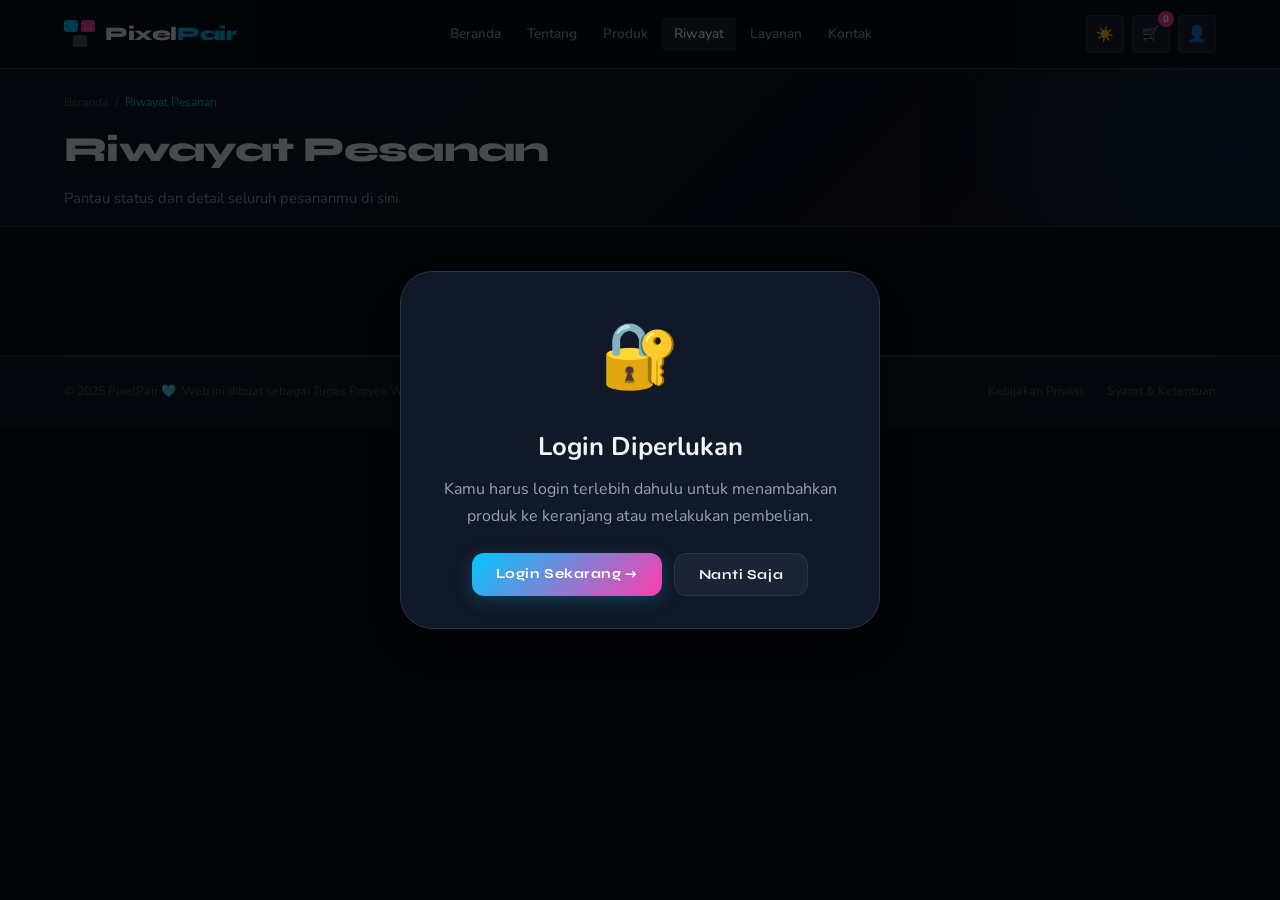
<file: riwayat.html>
<!DOCTYPE html>
<html lang="id">
<head>
  <meta charset="UTF-8" />
  <meta name="viewport" content="width=device-width, initial-scale=1.0" />
  <title>Riwayat Pesanan — PixelPair</title>

  <link rel="icon" type="image/png" href="gambar/logo PixelPair.png" />

  <script>
    (function() {
      var theme = localStorage.getItem('pp_theme') || 'dark';
      document.documentElement.setAttribute('data-theme', theme);
    })();
  </script>
  <link rel="preconnect" href="https://fonts.googleapis.com" />
  <link rel="preconnect" href="https://fonts.gstatic.com" crossorigin />
  <link href="https://fonts.googleapis.com/css2?family=Syne:wght@400;600;700;800&family=Nunito:wght@300;400;500;600;700&display=swap" rel="stylesheet" />
  <link rel="stylesheet" href="css/style.css" />
</head>
<body>

  <input type="checkbox" id="nav-toggle" />

  <header id="site-header">
    <nav class="navbar container">
      <a href="index.html" class="navbar-brand">
        <div class="logo-mark"><span class="sq sq-cyan"></span><span class="sq sq-pink"></span><span class="sq sq-gray"></span></div>
        <span class="brand-text">Pixel<span>Pair</span></span>
      </a>
      <ul class="nav-links">
        <li><a href="index.html">Beranda</a></li>
        <li><a href="index.html#tentang">Tentang</a></li>
        <li><a href="katalog.html">Produk</a></li>
        <li><a href="riwayat.html" class="active">Riwayat</a></li>
        <li><a href="index.html#layanan">Layanan</a></li>
        <li><a href="index.html#kontak">Kontak</a></li>
      </ul>
      <div class="navbar-actions">
        <button id="theme-toggle" class="btn-icon" title="Toggle Dark/Light">
          <span class="icon-sun">☀️</span><span class="icon-moon">🌙</span>
        </button>
        <a href="keranjang.html" class="btn-icon">🛒 <span class="cart-count">0</span></a>
        <a href="login.html" class="btn-icon" title="Login">👤</a>
        <label for="nav-toggle" class="hamburger-label" aria-label="Toggle menu">
          <span></span><span></span><span></span>
        </label>
      </div>
    </nav>
  </header>

  <main>
    <section class="page-header">
      <div class="container">
        <nav class="breadcrumb"><a href="index.html">Beranda</a><span class="sep">/</span><span class="current">Riwayat Pesanan</span></nav>
        <h1>Riwayat Pesanan</h1>
        <p>Pantau status dan detail seluruh pesananmu di sini</p>
      </div>
    </section>

    <section class="section-gap-sm">
      <div class="container">
        <div class="riwayat-toolbar">
          <select id="riwayat-filter">
            <option value="semua">Semua Status</option>
            <option value="proses">Diproses</option>
            <option value="dibatalkan">Dibatalkan</option>
          </select>
          <input type="text" id="riwayat-search" placeholder="🔍 Cari nomor pesanan..." style="flex:1;max-width:300px" />
          <a href="katalog.html" class="btn btn-primary btn-sm">+ Beli Lagi</a>
        </div>

        <p class="riwayat-scroll-hint">👉 Geser tabel ke kanan untuk lihat selengkapnya</p>

        <div class="table-wrap">
          <table class="data-table">
            <thead>
              <tr>
                <th>No. Pesanan</th>
                <th>Tanggal</th>
                <th>Pembeli &amp; Alamat</th> <th>Produk</th>
                <th>Qty</th>
                <th>Metode Bayar</th>
                <th>Total</th>
                <th>Status</th>
                <th>Aksi</th>
              </tr>
            </thead>
            <tbody id="riwayat-tbody">
            </tbody>
          </table>
        </div>

        <!-- Tampilan card untuk mobile (lebih nyaman dibaca daripada tabel sempit) -->
        <div class="riwayat-cards" id="riwayat-cards"></div>
      </div>
    </section>
  </main>

  <footer>
    <div class="container">
      <div class="footer-bottom">
        <p>&copy; 2025 PixelPair 🩵. Web ini dibuat sebagai Tugas Proyek WEB.</p>
        <div class="footer-bottom-links"><a href="#">Kebijakan Privasi</a><a href="#">Syarat &amp; Ketentuan</a></div>
      </div>
    </div>
  </footer>

  <script src="js/script.js"></script>
</body>
</html>
</file>
<file: css/style.css>
/* CSS VARIABLES */
:root {
  --clr-surf:   #111827;
  --clr-surf2:  #1C2333;
  --clr-border: #2A3448;
  --clr-cyan:   #00C6FF;
  --clr-cyan-g: rgba(0,198,255,0.12);
  --clr-pink:   #FF3CAC;
  --clr-pink-g: rgba(255,60,172,0.12);
  --clr-amber:  #F59E0B;
  --clr-green:  #10B981;
  --clr-red:    #EF4444;
  --grad:       linear-gradient(135deg,#00C6FF,#FF3CAC);
  --grad-card:  linear-gradient(145deg,#1C2333,#111827);
  --txt2:       #94A3B8;
  --txt3:       #4B5563;
  --f-head:     'Syne',sans-serif;
  --f-body:     'Nunito',sans-serif;
  --sp-sm:8px; 
  --sp-md:16px; 
  --sp-lg:24px;
  --sp-xl:40px; 
  --sp-2xl:64px; 
  --sp-3xl:96px;
  --sec-gap:96px;
  --sec-gap-sm:64px;
  --r-sm:4px; 
  --r-md:12px; 
  --r-lg:20px; 
  --r-xl:32px; 
  --r-full:9999px;
  --sh-md:0 8px 24px rgba(0,0,0,.4);
  --sh-lg:0 20px 60px rgba(0,0,0,.5);
  --sh-cyan:0 0 28px rgba(0,198,255,.18);
  --tr:260ms ease; 
  --tr-fast:140ms ease;
  --nav-h:68px;
  --img-h:200px;
}

/* VARIABEL TEMA TERANG */
[data-theme="light"] {
  color-scheme: light;
  --clr-bg: #F8FAFC;
  --clr-surf: #FFFFFF;
  --clr-surf2: #F1F5F9;
  --clr-border: #E2E8F0;
  --txt: #0F172A;
  --txt2: #475569;
  --txt3: #94A3B8;
  --grad-card: linear-gradient(145deg, #F1F5F9, #FFFFFF);
  --sh-md: 0 8px 24px rgba(0,0,0,.08);
  --clr-nav-bg: rgba(255, 255, 255, 0.95);
  --clr-nav-border: #E2E8F0;
}

/* VARIABEL TEMA GELAP */
[data-theme="dark"] {
  color-scheme: dark;
  --clr-bg: #0A0E1A;
  --clr-surf: #111827;
  --clr-surf2: #1C2333;
  --clr-border: #2A3448;
  --txt: #F1F5F9;
  --txt2: #94A3B8;
  --txt3: #4B5563;
  --grad-card: linear-gradient(145deg, #1C2333, #111827);
  --sh-md: 0 8px 24px rgba(0,0,0,.4);
  --clr-nav-bg: rgba(10, 14, 26, 0.92);
  --clr-nav-border: #2A3448;
}

/* Mencegah kedua ikon tema muncul bersamaan (kedip) saat pindah halaman */
[data-theme="dark"] .icon-moon {
  display: none;
}

[data-theme="light"] .icon-sun {
  display: none;
}

body {
  font-family: var(--f-body);
  background-color: var(--clr-bg);
  color: var(--txt);
  line-height: 1.65;
  -webkit-font-smoothing: antialiased;
  overflow-x: hidden;
  width: 100%;
}

/* RESET */
*,*::before,*::after{box-sizing:border-box;margin:0;padding:0}
html{scroll-behavior:smooth; overflow-x: hidden;}
html[data-theme] {visibility: visible;}
section[id] {scroll-margin-top: var(--nav-h);}
img{max-width:100%;display:block}
a{text-decoration:none;color:inherit;transition:color var(--tr)}

ul,ol{list-style:none}
button{cursor:pointer;border:none;background:none;font-family:var(--f-body)}

input,select,textarea{font-family:var(--f-body);font-size:.93rem}

/* CONTAINER */
.container{width:100%;max-width:1200px;margin-inline:auto;padding-inline:24px}
.section-gap{padding-block:var(--sec-gap)}
.section-gap-sm{padding-block:var(--sec-gap-sm)}

/* TEXT */
.text-gradient{
  background:var(--grad);
  -webkit-background-clip:text;
  -webkit-text-fill-color:transparent;
  background-clip:text
}

/* BUTTONS */
.btn{
  display:inline-flex;
  align-items:center;
  justify-content:center;
  gap:7px;
  padding:10px 24px;
  border-radius:var(--r-md);
  font-family:var(--f-head);
  font-size:.86rem;
  font-weight:700;
  letter-spacing:.04em;
  transition:all var(--tr);
  white-space:nowrap
}

.btn-primary{background:var(--grad);color:#fff;box-shadow:0 4px 18px rgba(0,198,255,.22)}
.btn-primary:hover{transform:translateY(-2px);box-shadow:0 8px 28px rgba(0,198,255,.35)}

.btn-outline{background:transparent;color:var(--clr-cyan);border:1.5px solid var(--clr-cyan)}
.btn-outline:hover{background:var(--clr-cyan-g);transform:translateY(-2px)}

.btn-ghost{background:var(--clr-surf2);color:var(--txt);border:1px solid var(--clr-border)}

.btn-ghost:hover{border-color:var(--clr-cyan);color:var(--clr-cyan)}

.btn-sm{padding:7px 15px;font-size:.78rem}
.btn-lg{padding:13px 34px;font-size:.93rem}
.btn-full{width:100%}

/* Tombol Kiri Kanan Slide */
.slider-btn {
  position: absolute;
  top: 50%;
  transform: translateY(-50%);
  background: var(--clr-surf2);
  color: var(--txt);
  border: 1px solid var(--clr-border);
  width: 44px;
  height: 44px;
  border-radius: 50%;
  font-size: 1.2rem;
  display: flex;
  align-items: center;
  justify-content: center;
  cursor: pointer;
  z-index: 10;
  transition: all var(--tr);
  box-shadow: var(--sh-md);
}

.slider-btn:hover {background: var(--clr-cyan);color: #fff;border-color: var(--clr-cyan);}
.slider-prev { left: 20px; }
.slider-next { right: 20px; }

/* Indikator Titik (Dots) */
.slider-dots {
  position: absolute;
  bottom: 24px;
  left: 50%;
  transform: translateX(-50%);
  display: flex;
  gap: 8px;
  z-index: 10;
}

.slider-dot {
  width: 12px;
  height: 12px;
  border-radius: 50%;
  background: var(--clr-border);
  cursor: pointer;
  transition: all var(--tr);
}

/* Dot aktif memanjang seperti kapsul */
.slider-dot.active {
  background: var(--clr-cyan);
  width: 24px; 
  border-radius: 6px;
}

/* BADGES */
.badge {
  display: inline-flex;
  align-items: center;
  padding: 4px 8px;
  border-radius: var(--r-full);
  font-size: 0.6rem; 
  font-weight: 800; 
  letter-spacing: .08em;
  text-transform: uppercase;
  line-height: 1;
  backdrop-filter: blur(6px); 
  -webkit-backdrop-filter: blur(6px);
  box-shadow: 0 4px 10px rgba(0, 0, 0, 0.15); 
  border: 1px solid rgba(255, 255, 255, 0.15);
}

.badge-cyan{background:var(--clr-cyan-g);color:var(--clr-cyan)}
.badge-pink{background:var(--clr-pink-g);color:var(--clr-pink)}
.badge-green{background:rgba(16,185,129,.12);color:var(--clr-green)}
.badge-amber{background:rgba(245,158,11,.12);color:var(--clr-amber)}
.badge-red{background:rgba(239,68,68,.12);color:var(--clr-red)}

.status-badge{
  display:inline-flex;
  align-items:center;
  padding:3px 10px;
  border-radius:var(--r-full);
  font-size:.71rem;font-weight:700
}

.status-badge.proses{background:rgba(245,158,11,.12);color:var(--clr-amber)}
.status-badge.dikirim{background:var(--clr-cyan-g);color:var(--clr-cyan)}
.status-badge.selesai{background:rgba(16,185,129,.12);color:var(--clr-green)}
.status-badge.dibatalkan{background:rgba(239,68,68,.12);color:var(--clr-red)}

.btn-batal-riwayat{
  background:rgba(239,68,68,.08);
  border:1px solid rgba(239,68,68,.25);
  color:var(--clr-red);
  font-size:.74rem;
  font-weight:700;
  padding:6px 12px;
  border-radius:var(--r-sm);
  cursor:pointer;
  transition:all var(--tr-fast);
  white-space:nowrap;
}
.btn-batal-riwayat:hover{background:rgba(239,68,68,.18)}

/* HAMBURGER */
#nav-toggle{display:none}

.hamburger-label{
  display:none;
  flex-direction:column;
  gap:5px;
  padding:6px;
  background:var(--clr-surf2);
  border:1px solid var(--clr-border);
  border-radius:var(--r-sm);
  cursor:pointer;
  flex-shrink:0;
  position:relative;
  z-index:950;
}
.hamburger-label span{display:block;width:20px;height:2px;background:var(--txt);border-radius:2px;transition:all var(--tr);}

/* Animasi X */
#nav-toggle:checked ~ header .hamburger-label span:nth-child(1){transform:translateY(7px) rotate(45deg)}
#nav-toggle:checked ~ header .hamburger-label span:nth-child(2){opacity:0;transform:scaleX(0)}
#nav-toggle:checked ~ header .hamburger-label span:nth-child(3){transform:translateY(-7px) rotate(-45deg)}

header {
  position: fixed;
  top: 0;
  left: 0;
  right: 0;
  z-index: 900;
  /* background: var(--clr-nav-bg);  */
  border-bottom: 1px solid var(--clr-nav-border);
  backdrop-filter: blur(3px);
  -webkit-backdrop-filter: blur(100px);
  transition: box-shadow var(--tr);
}

nav.navbar{height:var(--nav-h);display:flex;align-items:center;justify-content:space-between;gap:var(--sp-lg);}

/* LOGO */
.navbar-brand{
  display:flex;
  align-items:center;
  gap:10px;
  flex-shrink:0
}

.logo-mark{
  display:grid;
  grid-template-columns:1fr 1fr;
  gap:3px;
  width:31px;
}

.logo-mark.sm{width:27px}

.sq{
  border-radius:3px;
  display:block;
  height:14px;
  width:100%;
}

.logo-mark .sq {height: 12px; }

.logo-mark .sq:nth-child(3){
  grid-column:1 / span 2;
  justify-self:center;
  width:calc(50% - 1.5px);
  height:12px;
}

.logo-mark.sm .sq{height:12px}
.logo-mark.sm .sq:nth-child(3){height:12px;width:calc(50% - 1.5px)}

.sq-cyan{background:var(--clr-cyan)}
.sq-pink{background:var(--clr-pink)}
.sq-gray{background:rgba(148,163,184,.5)}

.brand-text{
  font-family:var(--f-head);
  font-size:1.2rem;
  font-weight:800;
  letter-spacing:-.02em
}

.brand-text span{color:var(--clr-cyan)}

/* Nav links */
.nav-links{
  display:flex;
  align-items:center;
  gap:2px;
  flex:1;
  justify-content:center
}

.nav-links li a{
  display:block;
  padding:6px 12px;
  font-size:.85rem;
  font-weight:600;
  color:var(--txt2);
  border-radius:var(--r-sm);
  transition:all var(--tr)
}

.nav-links li a:hover,.nav-links li a.active{color:var(--txt);background:var(--clr-surf2)}

/* Actions */
.navbar-actions{
  display:flex;
  align-items:center;
  gap:var(--sp-sm);
  flex-shrink:0;
}

.btn-icon{
  display:flex;
  align-items:center;
  justify-content:center;
  width:38px;
  height:38px;
  border-radius:var(--r-sm);
  background:var(--clr-surf2);
  border:1px solid var(--clr-border);
  color:var(--txt2);
  font-size:.88rem;
  transition:all var(--tr);
  position:relative;
  cursor:pointer;
  text-decoration:none;
}

.btn-icon:hover{border-color:var(--clr-cyan);color:var(--clr-cyan)}
.cart-count{
  position:absolute;
  top:-5px;
  right:-5px;
  background:var(--clr-pink);
  color:#fff;
  font-size:.6rem;
  font-weight:800;
  width:16px;
  height:16px;
  border-radius:50%;
  display:flex;
  align-items:center;
  justify-content:center;
}

/* Theme toggle label */
.theme-toggle-label{
  display:flex;
  align-items:center;
  justify-content:center;
  width:38px;
  height:38px;
  border-radius:var(--r-sm);
  background:var(--clr-surf2);
  border:1px solid var(--clr-border);
  color:var(--txt2);
  font-size:.88rem;
  cursor:pointer;
  transition:all var(--tr);
  flex-shrink:0;
}

.theme-toggle-label:hover{border-color:var(--clr-cyan);color:var(--clr-cyan)}
main{padding-top:var(--nav-h)}

/* PAGE HEADER */
.page-header{
  padding:var(--sp-lg) 0 var(--sp-md);
  background:linear-gradient(135deg,rgba(0,198,255,.05),rgba(255,60,172,.04));
  border-bottom:1px solid var(--clr-border);
  position:relative;
  overflow:hidden
}

.page-header::before{
  content:'';
  position:absolute;
  top:-60%;
  right:-10%;
  width:360px;
  height:360px;
  border-radius:50%;
  background:var(--clr-cyan-g);
  filter:blur(70px);
  pointer-events:none
}

.breadcrumb{display:flex;align-items:center;gap:7px;font-size:.76rem;color:var(--txt3);margin-bottom:9px}
.breadcrumb a{color:var(--txt3)}
.breadcrumb a:hover,.breadcrumb .current{color:var(--clr-cyan)}
.sep{color:var(--txt3)}
.page-header h1{font-family:var(--f-head);font-size:clamp(1.5rem,3vw,2.2rem);font-weight:800;letter-spacing:-.02em}
.page-header p{color:var(--txt2);margin-top:7px;font-size:.92rem}

/* SECTION HEADER */
.section-header{
  text-align:center;
  margin-bottom:var(--sp-2xl)
}

.section-header .eyebrow{
  font-size:.68rem;
  font-weight:700;
  letter-spacing:.14em;
  text-transform:uppercase;
  color:var(--clr-cyan);
  margin-bottom:9px;
  display:block
}

.section-header h2{
  font-family:var(--f-head);
  font-size:clamp(1.4rem,3vw,2.1rem);
  font-weight:800;
  letter-spacing:-.02em;
  line-height:1.2
}

.section-header p{
  color:var(--txt2);
  margin-top:9px;
  max-width:520px;
  margin-inline:auto;
  font-size:.92rem
}

/* HERO BERANDA */
.hero-section{
  position:relative;
  overflow:hidden;
  display:flex;
  align-items:center;
  background: linear-gradient(135deg, var(--clr-bg) 40%, var(--clr-surf2));
}

.hero-section::before{
  content:'';
  position:absolute;
  inset:0;
  background:radial-gradient(ellipse at 70% 40%,rgba(0,198,255,.13),transparent 55%),radial-gradient(ellipse at 20% 80%,rgba(255,60,172,.09),transparent 50%);
  pointer-events:none
}

.hero-slider-container {
  position: relative;
  width: 100%;
  display: grid; 
  align-items: stretch;
  padding-bottom: 16px; 
}

.hero-slide {
  position: absolute;
  inset: 0;
  width: 100%;
  height: 100%;
  opacity: 0; 
  visibility: hidden;
  pointer-events: none;
  display: flex;
  align-items: center;
  justify-content: center;
  transition: opacity 0.5s ease-in-out;
}

.hero-slide.active {
  opacity: 1;
  visibility: visible;
  pointer-events: auto;
  z-index: 2;
}

.hero-slide .hero-inner {
  height: auto; 
  width: 100%;
  padding-top: 0;
  padding-bottom: 0;
}

.hero-bg-glow{
  position:absolute;
  width:600px;
  height:600px;
  top:-100px;
  right:-120px;
  background:radial-gradient(circle,rgba(0,198,255,.07) 0%,transparent 70%);
  border-radius:50%;
  pointer-events:none
}

.hero-inner{
  display:grid;
  grid-template-columns:1fr 400px;
  gap:var(--sp-3xl);
  align-items:center;
  padding-top:40px;
  padding-bottom:var(--sp-3xl);
  position:relative;
  z-index:1
}

.hero-eyebrow{
  display:inline-flex;
  align-items:center;
  gap:7px;
  padding:5px 14px;
  background:var(--clr-cyan-g);
  border:1px solid rgba(0,198,255,.25);
  border-radius:var(--r-full);
  font-size:.72rem;
  font-weight:700;
  color:var(--clr-cyan);
  letter-spacing:.08em;
  text-transform:uppercase;
  margin-bottom:var(--sp-lg)
}

.hero-title{
  font-family:var(--f-head);
  font-size:clamp(2rem,4.5vw,3.6rem);
  font-weight:800;
  line-height:1.13;
  letter-spacing:-.03em;
  margin-bottom:var(--sp-md)
}

.hero-title em{
  font-style:normal;
  background:var(--grad);
  -webkit-background-clip:text;
  -webkit-text-fill-color:transparent;
  background-clip:text;
  display:block
}

.hero-desc{
  color:var(--txt2);
  font-size:1rem;
  line-height:1.75;
  max-width:500px;
  margin-bottom:var(--sp-xl)
}

.hero-features{
  display:grid;
  grid-template-columns:1fr 1fr;
  gap:10px 20px;
  margin-bottom:var(--sp-xl)
}

.hero-feat{
  display:flex;
  align-items:center;
  gap:8px;
  font-size:.88rem;
  color:var(--txt2)
}

.hero-feat-actions-row{display:block}
.hero-actions{
  display:flex;
  gap:var(--sp-md);
  flex-wrap:wrap
}

.hero-visual{display:flex;align-items:center;justify-content:center}
.hero-card-stack{position:relative;width:220px;height:340px}
.hero-card{
  position:absolute;
  width:200px;
  background:var(--grad-card);
  border:1px solid var(--clr-border);
  border-radius:var(--r-xl);
  padding:22px 18px;
  text-align:center;
  box-shadow:var(--sh-md);
  transition:transform .35s ease,box-shadow .35s ease
}

.hc-icon{font-size:2.6rem;margin-bottom:10px;line-height:1}
.hc-name{font-family:var(--f-head);font-size:.88rem;font-weight:700;margin-bottom:6px}
.hc-price{
  font-family:var(--f-body);
  font-size:1.05rem;
  font-weight:400;
  background:var(--grad);
  -webkit-background-clip:text;
  -webkit-text-fill-color:transparent;
  background-clip:text;
  margin-bottom:10px
}

.hc-1{top:0;left:0;transform:rotate(-5deg);z-index:1}

/* STATISTIK */
.stats-section{
  background:var(--clr-surf);
  border-top:1px solid var(--clr-border);
  border-bottom:1px solid var(--clr-border);
  padding-block:var(--sp-lg);
}

.stats-grid{
  display:grid;
  grid-template-columns:repeat(4,1fr);
  gap:1px;
  background:var(--clr-border);
  border-radius:var(--r-lg);
  overflow:hidden
}

.stat-item{
  background:var(--clr-surf);
  padding:26px 16px; 
  text-align:center;
  transition:background var(--tr)
}

.stat-item:hover{background:var(--clr-surf2)}

.stat-num{
  font-family:var(--f-head);
  font-size:1.5rem; 
  font-weight:800;
  background:var(--grad);
  -webkit-background-clip:text;
  -webkit-text-fill-color:transparent;
  background-clip:text
}

.stat-label{
  font-size:.75rem; 
  margin-top:4px
}

/* PRODUK CARDS */
.produk-grid{
  display:grid;
  grid-template-columns:repeat(auto-fill,minmax(230px,1fr));
  gap:var(--sp-lg)
}

.produk-card{
  background:var(--grad-card);
  border:1px solid var(--clr-border);
  border-radius:var(--r-lg);
  overflow:hidden;
  transition:all var(--tr);
  display:flex;
  flex-direction:column
}

.produk-card:hover{
  border-color:rgba(0,198,255,.35);
  transform:translateY(-4px);
  box-shadow:var(--sh-cyan)
}

.produk-img-wrap{
  position:relative;
  height:var(--img-h);
  background:var(--clr-surf2);
  overflow:hidden;
  flex-shrink:0
}

.produk-img-wrap img{
  width:100%;
  height:100%;
  object-fit:cover;
  object-position:center;
  display:block;
  transition:transform .4s ease
}

.produk-card:hover .produk-img-wrap img{transform:scale(1.05)}

.produk-img-placeholder{
  width:100%;
  height:100%;
  display:flex;
  align-items:center;
  justify-content:center;
  font-size:3rem;
  background:linear-gradient(135deg,var(--clr-surf2),var(--clr-surf))
}

.produk-badge-wrap{position:absolute;top:6px;left:10px;z-index:2}
.produk-body{padding:var(--sp-md);flex:1;display:flex;flex-direction:column}

.produk-kategori{
  font-size:.68rem;
  font-weight:700;
  letter-spacing:.06em;
  text-transform:uppercase;
  color:var(--clr-cyan);
  margin-bottom:4px
}

.produk-name{
  font-family:var(--f-head);
  font-size:.9rem;
  font-weight:700;
  line-height:1.3;
  margin-bottom:7px;
  flex:1
}

.produk-rating{
  display:flex;
  align-items:center;
  gap:4px;
  font-size:.74rem;
  color:var(--clr-amber);
  margin-bottom:9px
}

.produk-rating span{color:var(--txt3);font-size:.7rem}

.produk-harga-row{
  display:flex;
  align-items:center;
  gap:7px;
  flex-wrap:nowrap;
  white-space:nowrap
}

.produk-harga{font-family:var(--f-body);font-size:1rem;font-weight:400;color:var(--clr-cyan)}
.produk-footer{padding:var(--sp-md);padding-top:0;display:flex;gap:7px}
.produk-footer .btn{flex:1;font-size:.76rem;padding:8px 6px}

/* TENTANG */
.tentang-section{
  background:var(--clr-surf);
  border-top:1px solid var(--clr-border);
  border-bottom:1px solid var(--clr-border)
}

.tentang-grid{
  display:grid;
  grid-template-columns:1fr 1fr;
  gap:var(--sp-2xl);
  align-items:start
}

.tentang-logo-card{
  background:var(--grad-card);
  border:1px solid var(--clr-border);
  border-radius:var(--r-xl);
  padding:var(--sp-2xl) var(--sp-xl);
  text-align:center
}

.logo-big{
  display:flex;
  flex-direction:column;
  align-items:center;
  gap:8px;
  margin-bottom:var(--sp-lg)
}

.logo-big-top{display:flex;gap:8px}
.logo-big-bot{display:flex;justify-content:center}

.lbq{
  width:90px;height:90px;
  border-radius:var(--r-md);
  display:flex;align-items:center;justify-content:center;
  transition:transform var(--tr);
  overflow:hidden;
}

.lbq:hover{transform:scale(1.05)}

.lbq span{
  font-size:.72rem;font-weight:800;
  color:rgba(255,255,255,.9);
  letter-spacing:.04em;text-transform:uppercase;
  text-align:center;
  word-break:break-word;
  max-width:80px;
  line-height:1.3;
}

.lbq-cyan{background:linear-gradient(135deg,#00C6FF,#0099CC);box-shadow:0 4px 16px rgba(0,198,255,.3)}
.lbq-pink{background:linear-gradient(135deg,#FF3CAC,#CC2080);box-shadow:0 4px 16px rgba(255,60,172,.3)}
.lbq-gray{
  width:90px;height:90px;
  background:linear-gradient(135deg,#475569,#334155);
  box-shadow:0 4px 16px rgba(0,0,0,.2);
}

.logo-brand-name{
  font-family:var(--f-head);
  font-size:1.5rem;
  font-weight:800;
  margin-bottom:8px
}

.logo-brand-name span{color:var(--clr-cyan)}
.logo-brand-desc{
  font-size:.84rem;
  color:var(--txt2);
  margin-bottom:var(--sp-lg)
}

.logo-pillars{
  display:flex;
  flex-direction:column;
  gap:10px;
  text-align:left
}

.pillar{
  display:flex;
  align-items:flex-start;
  gap:10px;
  font-size:.83rem;
  color:var(--txt2);
  line-height:1.5
}

.pillar-dot{width:10px;height:10px;border-radius:50%;flex-shrink:0;margin-top:4px}
.pillar strong{color:var(--txt)}

.tentang-vm{display:flex;flex-direction:column;gap:var(--sp-lg)}
.vm-card{
  background:var(--clr-surf2);
  border:1px solid var(--clr-border);
  border-radius:var(--r-lg);
  padding:var(--sp-xl)
}

.vm-icon-wrap{font-size:1.8rem;margin-bottom:10px}
.vm-card h3{
  font-family:var(--f-head);
  font-size:1.05rem;
  font-weight:700;
  margin-bottom:10px;
  color:var(--clr-cyan)
}

.vm-card p{font-size:.88rem;color:var(--txt2);line-height:1.75}
.vm-list{display:flex;flex-direction:column;gap:7px}

.vm-list li{
  font-size:.86rem;
  color:var(--txt2);
  padding-left:16px;
  position:relative;
  line-height:1.5
}

.vm-list li::before{
  content:'→';
  position:absolute;
  left:0;
  color:var(--clr-cyan);
  font-size:.8rem
}

.tentang-since{
  display:flex;
  align-items:center;
  gap:12px;
  padding:var(--sp-md);
  background:linear-gradient(135deg,rgba(0,198,255,.08),rgba(255,60,172,.06));
  border:1px solid rgba(0,198,255,.2);
  border-radius:var(--r-md)
}

.tentang-since span:first-child{font-size:1.6rem}
.tentang-since strong{display:block;font-family:var(--f-head);font-size:.92rem;margin-bottom:2px}
.tentang-since span:last-of-type{font-size:.76rem;color:var(--txt2)}

/* LAYANAN */
.layanan-grid{display:grid;grid-template-columns:repeat(3,1fr);gap:var(--sp-lg)}
.layanan-card{
  background:var(--grad-card);
  border:1px solid var(--clr-border);
  border-radius:var(--r-lg);
  padding:var(--sp-xl) var(--sp-lg);
  text-align:center;
  transition:all var(--tr);
  position:relative;
  overflow:hidden
}

.layanan-card::before{
  content:'';
  position:absolute;
  top:0;left:0;right:0;height:3px;
  background:var(--grad);
  transform:scaleX(0);
  transition:transform var(--tr)
}

.layanan-card:hover::before{transform:scaleX(1)}
.layanan-card:hover{
  border-color:rgba(0,198,255,.3);
  transform:translateY(-4px);
  box-shadow:var(--sh-md)
}

.layanan-icon{font-size:2.2rem;margin-bottom:var(--sp-md)}
.layanan-card h3{
  font-family:var(--f-head);
  font-size:.96rem;
  font-weight:700;
  margin-bottom:8px
}

.layanan-card p{font-size:.82rem;color:var(--txt2);line-height:1.6}

/* ULASAN */
.ulasan-bg{
  background:var(--clr-surf);
  border-top:1px solid var(--clr-border);
  border-bottom:1px solid var(--clr-border)
}

.ulasan-grid{
  display:grid;
  grid-template-columns:repeat(3,1fr);
  gap:var(--sp-lg)
}

.ulasan-card{
  background:var(--grad-card);
  border:1px solid var(--clr-border);
  border-radius:var(--r-lg);
  padding:var(--sp-xl);
  transition:all var(--tr)
}

.ulasan-card:hover{border-color:rgba(0,198,255,.2);transform:translateY(-3px)}
.ulasan-stars{color:var(--clr-amber);font-size:.88rem;margin-bottom:var(--sp-md)}

.ulasan-text{
  font-size:.85rem;
  color:var(--txt2);
  line-height:1.7;
  margin-bottom:var(--sp-lg);
  font-style:italic
}

.ulasan-user{display:flex;align-items:center;gap:10px}

.ulasan-avatar{
  width:35px;
  height:35px;
  border-radius:50%;
  background:var(--grad);
  display:flex;
  align-items:center;
  justify-content:center;
  font-size:.8rem;
  font-weight:800;
  color:#fff;
  flex-shrink:0
}

.ulasan-name{font-weight:700;font-size:.85rem}
.ulasan-kota{font-size:.72rem;color:var(--txt3)}

/* CTA */
.cta-section{
  background:var(--clr-surf);
  border-top:1px solid var(--clr-border);
  border-bottom:1px solid var(--clr-border)
}

.cta-inner{text-align:center;position:relative}
.cta-inner::before{
  content:'';
  position:absolute;
  top:50%;left:50%;
  transform:translate(-50%,-50%);
  width:600px;
  height:300px;
  background:radial-gradient(ellipse,rgba(0,198,255,.07),transparent 70%);
  pointer-events:none
}

.cta-inner h2{
  font-family:var(--f-head);
  font-size:clamp(1.5rem,3vw,2.1rem);
  font-weight:800;
  margin-bottom:var(--sp-md);
  position:relative
}

.cta-inner p{
  color:var(--txt2);
  max-width:480px;
  margin-inline:auto;
  margin-bottom:var(--sp-xl);
  position:relative
}

.cta-buttons{
  display:flex;
  justify-content:center;
  gap:var(--sp-md);
  flex-wrap:wrap;
  position:relative
}

/* BRAND LOGO */
.brand-logos{
  display:flex;
  flex-wrap:wrap;
  gap:var(--sp-md);
  justify-content:center;
  align-items:center
}

.brand-logo-item{
  padding:8px 18px;
  background:var(--clr-surf);
  border:1px solid var(--clr-border);
  border-radius:var(--r-sm);
  font-size:.8rem;
  font-weight:800;
  color:var(--txt3);
  letter-spacing:.06em;
  transition:all var(--tr)
}

.brand-logo-item:hover{border-color:var(--clr-cyan);color:var(--txt)}

/* FOOTER */
footer{
  background:var(--clr-surf);
  border-top:1px solid var(--clr-border)
}

.footer-main{
  padding-block:var(--sp-3xl);
  display:grid;
  grid-template-columns:1.7fr 1fr 1fr 1.3fr;
  gap:var(--sp-2xl)
}

.footer-brand-desc{
  font-size:.82rem;
  color:var(--txt2);
  line-height:1.7;
  margin:var(--sp-md) 0 var(--sp-lg);
  max-width:260px
}

.footer-social{display:flex;gap:8px}
.social-btn{
  width:34px;height:34px;
  border-radius:var(--r-sm);
  background:var(--clr-surf2);
  border:1px solid var(--clr-border);
  display:flex;
  align-items:center;
  justify-content:center;
  font-size:.85rem;
  transition:all var(--tr);
  color:var(--txt3);
}

.social-btn img{
  width:16px;
  height:16px;
  object-fit:contain;
  filter:brightness(0.7);
  transition:filter var(--tr);
}

.social-btn:hover{border-color:var(--clr-cyan);background:var(--clr-cyan-g)}

.social-btn:hover img{filter:brightness(1)}
.footer-col h4{
  font-family:var(--f-head);
  font-size:.76rem;
  font-weight:700;
  text-transform:uppercase;
  letter-spacing:.1em;
  color:var(--txt3);
  margin-bottom:var(--sp-lg);
  padding-bottom:8px;
  border-bottom:1px solid var(--clr-border)
}

.footer-links{display:flex;flex-direction:column;gap:9px}
.footer-links a{font-size:.82rem;color:var(--txt2);transition:color var(--tr-fast)}
.footer-links a:hover{color:var(--clr-cyan)}
.footer-contact-item{display:flex;align-items:flex-start;gap:9px;margin-bottom:10px}
.footer-contact-icon{font-size:.85rem;margin-top:1px;flex-shrink:0;color:var(--clr-cyan)}
.footer-contact-text{font-size:.79rem;color:var(--txt2);line-height:1.5}

.footer-bottom{
  padding-block:var(--sp-lg);
  border-top:1px solid var(--clr-border);
  display:flex;
  align-items:center;
  justify-content:space-between;
  flex-wrap:wrap;
  gap:var(--sp-md);
  font-size:.77rem;
  color:var(--txt3)
}

.footer-bottom a{color:var(--txt3)}
.footer-bottom a:hover{color:var(--clr-cyan)}
.footer-bottom-links{display:flex;gap:var(--sp-lg)}

/* KATALOG */
.katalog-layout{
  display:grid;
  grid-template-columns:240px 1fr;
  gap:var(--sp-xl);
  padding-block:var(--sp-2xl)
}

.sidebar-filter{
  background:var(--clr-surf);
  border:1px solid var(--clr-border);
  border-radius:var(--r-lg);
  padding:var(--sp-lg);
  height:fit-content;
  position:sticky;
  top:calc(var(--nav-h) + 18px)
}

.sidebar-filter h3{
  font-family:var(--f-head);
  font-size:.82rem;
  font-weight:700;
  text-transform:uppercase;
  letter-spacing:.08em;
  color:var(--txt3);
  margin-bottom:var(--sp-lg);
  padding-bottom:var(--sp-sm);
  border-bottom:1px solid var(--clr-border)
}

.filter-group{margin-bottom:var(--sp-lg)}
.filter-group-label{
  font-size:.79rem;
  font-weight:700;
  color:var(--txt2);
  margin-bottom:8px
}

.filter-opt{
  display:flex;
  align-items:center;
  gap:8px;
  padding:6px 0;
  font-size:.82rem;
  color:var(--txt2);
  cursor:pointer;
  transition:color var(--tr-fast)
}

.filter-opt:hover{color:var(--txt)}
.filter-opt input{
  accent-color:var(--clr-cyan);
  width:14px;
  height:14px
}

.katalog-toolbar{
  display:flex;
  align-items:center;
  justify-content:space-between;
  gap:var(--sp-md);
  margin-bottom:var(--sp-xl);
  flex-wrap:wrap
}

.search-wrap{position:relative;flex:1;max-width:350px}
.search-wrap input{
  width:100%;
  padding:9px 13px 9px 36px;
  background:var(--clr-surf);
  border:1px solid var(--clr-border);
  border-radius:var(--r-md);
  color:var(--txt);
  transition:border-color var(--tr)
}
.search-wrap input:focus{outline:none;border-color:var(--clr-cyan)}

.search-icon{
  position:absolute;
  left:11px;
  top:50%;
  transform:translateY(-50%);
  color:var(--txt3);
  font-size:.86rem;
  pointer-events:none
}

.katalog-count{font-size:.82rem;color:var(--txt3)}
.katalog-count strong{color:var(--clr-cyan);font-weight:700}

/* KERANJANG */
.keranjang-layout{
  display:grid;
  grid-template-columns:1fr 340px;
  gap:var(--sp-xl);
  padding-block:var(--sp-2xl)
}

/* Update CSS untuk item keranjang */
.keranjang-item {
  display: flex;
  gap: 16px;
  padding: 16px;
  background: var(--clr-surf);
  border: 1px solid var(--clr-border);
  border-radius: var(--r-lg);
  margin-bottom: 12px;
  align-items: stretch;
  position: relative;
  padding-right: 16px;
}

.keranjang-detail {
  flex: 1;
  display: flex;
  flex-direction: column;
  justify-content: space-between;
  min-width: 0;
}

.keranjang-item:hover{border-color:rgba(0,198,255,.3)}
.keranjang-detail h4{
  font-family:var(--f-head);
  font-size:.9rem;
  font-weight:700;
  margin-bottom:3px
}

.keranjang-kategori{
  font-size:.75rem;
  font-weight:600;
  color:var(--txt2);
  text-transform:uppercase;
  letter-spacing:.04em;
  margin-bottom:3px
}

.keranjang-row{
  display:flex;
  align-items:center;
  justify-content:space-between;
  margin-top:11px;
  flex-wrap:wrap;
  gap:7px;
  background:var(--clr-surf);
  border:1px solid var(--clr-border);
  border-radius:var(--r-md);
  padding:var(--sp-md);
}

.keranjang-img{
  width:72px;height:72px;
  object-fit:contain;
  border-radius:var(--r-sm);
  background:var(--clr-surf2);
  flex-shrink:0;
}

.keranjang-info{flex:1;min-width:120px}
.keranjang-nama{font-weight:700;font-size:.92rem;margin-bottom:4px}

.keranjang-qty-wrap{
  display:flex;
  align-items:center;
  background:var(--clr-surf2);
  border:1px solid var(--clr-border);
  border-radius:var(--r-sm);
  overflow:hidden;
  margin-left: auto; 
  margin-top: auto; 
  flex-shrink: 0; 
  position: static;
  top: -4px;
}

.keranjang-hapus{
  width:30px;height:30px;
  display:flex;
  align-items:center;align-self: flex-end;
  justify-content:center;
  color:var(--clr-red);
  background:rgba(239,68,68,.08);
  border:1px solid rgba(239,68,68,.2);
  border-radius:var(--r-sm);
  cursor:pointer;
  font-size:.85rem;
  transition:all var(--tr-fast);
  flex-shrink:0;
  position: absolute;
  top: 16px;
  right: 16px;
  margin: 0;
  z-index: 2;
}
.keranjang-hapus:hover{background:rgba(239,68,68,.18)}

.qty-control{
  display:flex;
  align-items:center;
  background:var(--clr-surf2);
  border:1px solid var(--clr-border);
  border-radius:var(--r-sm);
  overflow:hidden
}

.qty-btn{
  width:26px;
  height:26px;
  display:flex;
  align-items:center;
  justify-content:center;
  font-size:.85rem;
  font-weight:700;
  color:var(--txt2);
  transition:all var(--tr-fast);
  cursor:pointer
}

.qty-btn:hover{background:var(--clr-cyan-g);color:var(--clr-cyan)}

.qty-input{
  width:32px;
  height:26px;
  text-align:center;
  background:transparent;
  border:none;
  border-left:1px solid var(--clr-border);
  border-right:1px solid var(--clr-border);
  color:var(--txt);
  font-weight:700;
  font-size:.8rem;
  padding:0;
}

.qty-input:focus{outline:none}
.keranjang-harga{
  font-family:var(--f-body);
  font-size:.98rem;
  font-weight:400;
  color:var(--clr-cyan);
  white-space: nowrap;
  margin-bottom: 0;
  margin-top: auto;
}
.keranjang-subtotal {font-weight: 400;font-family: var(--f-body);}

.btn-hapus{
  font-size:.76rem;
  color:var(--clr-red);
  background:transparent;
  padding:4px 8px;
  border-radius:var(--r-sm);
  border:1px solid transparent;
  transition:all var(--tr-fast);
  cursor:pointer
}

.btn-hapus:hover{background:rgba(239,68,68,.08);border-color:rgba(239,68,68,.25)}
.ringkasan-card{
  background:var(--clr-surf);
  border:1px solid var(--clr-border);
  border-radius:var(--r-lg);
  padding:var(--sp-xl);
  height:fit-content;
  position:sticky;
  top:calc(var(--nav-h) + 18px)
}

.sticky-ringkasan{position:sticky;top:calc(var(--nav-h) + 18px)}
.ringkasan-card h2{
  font-family:var(--f-head);
  font-size:.98rem;
  font-weight:800;
  margin-bottom:var(--sp-lg);
  padding-bottom:var(--sp-md);
  border-bottom:1px solid var(--clr-border)
}

.hitung-row{
  display:flex;
  justify-content:space-between;
  align-items:center;
  padding:6px 0;
  font-size:.85rem
}

.hitung-row span:first-child{color:var(--txt2)}
.hitung-row span:last-child{font-weight:600}
.hitung-row.total-row{
  padding-top:11px;
  margin-top:3px;
  border-top:1px solid var(--clr-border);
  font-size:.95rem
}

.hitung-row.total-row strong{color:var(--clr-cyan);font-family:var(--f-head);font-size:1.05rem}

.promo-wrap{display:flex;gap:7px;margin-bottom:var(--sp-sm)}
.promo-wrap input{
  flex:1;
  padding:8px 12px;
  background:var(--clr-surf2);
  border:1px solid var(--clr-border);
  border-radius:var(--r-sm);
  color:var(--txt);
  font-size:.82rem;
  transition:border-color var(--tr)
}

.promo-wrap input:focus{outline:none;border-color:var(--clr-cyan)}
.promo-hint{font-size:.69rem;color:var(--txt3);margin-bottom:var(--sp-md)}

.ringkasan-info{
  padding:var(--sp-md);
  background:rgba(16,185,129,.06);
  border:1px solid rgba(16,185,129,.18);
  border-radius:var(--r-md)
}

.ringkasan-info p{font-size:.75rem;color:var(--clr-green);padding:2px 0}

/* PEMESANAN */
.pemesanan-layout{
  display:grid;
  grid-template-columns:1fr 340px;
  gap:var(--sp-xl);
  padding-block:var(--sp-2xl)
}

.form-card{
  background:var(--clr-surf);
  border:1px solid var(--clr-border);
  border-radius:var(--r-lg);
  padding:var(--sp-xl);
  margin-bottom:var(--sp-lg)
}

.form-card h2{
  font-family:var(--f-head);
  font-size:.96rem;
  font-weight:700;
  margin-bottom:var(--sp-lg);
  padding-bottom:var(--sp-md);
  border-bottom:1px solid var(--clr-border)
}

.form-row{
  display:grid;
  grid-template-columns:1fr 1fr;
  gap:var(--sp-md)
}

.form-group{margin-bottom:var(--sp-md)}
.form-group label{
  display:block;
  font-size:.79rem;
  font-weight:600;
  color:var(--txt2);
  margin-bottom:5px
}

.required{color:var(--clr-pink)}
.form-group input,.form-group select,.form-group textarea{
  width:100%;
  padding:9px 12px;
  background:var(--clr-surf2);
  border:1px solid var(--clr-border);
  border-radius:var(--r-sm);
  color:var(--txt);
  font-size:.85rem;
  transition:border-color var(--tr)
}

.form-group input:focus,.form-group select:focus,.form-group textarea:focus{outline:none;border-color:var(--clr-cyan)}
.form-group select{
  appearance:none;
  background-image:url("data:image/svg+xml,%3Csvg xmlns='http://www.w3.org/2000/svg' width='12' height='8'%3E%3Cpath d='M1 1l5 5 5-5' stroke='%2394A3B8' stroke-width='2' fill='none' stroke-linecap='round'/%3E%3C/svg%3E");
  background-repeat:no-repeat;
  background-position:right 12px center;
  padding-right:32px
}

.field-error{
  display:block;
  font-size:.71rem;
  color:var(--clr-red);
  margin-top:3px;
  min-height:14px
}

.link-tambah{
  font-size:.8rem;
  color:var(--clr-cyan);
  font-weight:600;
  display:inline-block;
  margin-top:var(--sp-md)
}

.link-tambah:hover{text-decoration:underline}
.link-back{
  font-size:.8rem;
  color:var(--txt3);
  display:block;
  text-align:center;
  margin-top:var(--sp-md);
  transition:color var(--tr)
}

.link-back:hover{color:var(--clr-cyan)}
.pengiriman-option{
  display:flex;
  align-items:center;
  gap:var(--sp-md);
  padding:var(--sp-md);
  background:var(--clr-surf2);
  border:1.5px solid var(--clr-border);
  border-radius:var(--r-md);
  cursor:pointer;
  transition:all var(--tr);
  margin-bottom:7px
}

.pengiriman-option:hover,.pengiriman-option:has(input:checked){
  border-color:var(--clr-cyan);
  background:var(--clr-cyan-g)
}

.pengiriman-option input{accent-color:var(--clr-cyan)}
.pengiriman-detail{flex:1}
.kurir-nama{display:block;font-weight:700;font-size:.85rem}
.kurir-estimasi{font-size:.71rem;color:var(--txt3)}
.kurir-harga{font-weight:400;font-size:.86rem;color:var(--clr-cyan); font-family: var(--f-body);}
.pembayaran-group{margin-bottom:var(--sp-lg)}
.pembayaran-group h4{
  font-size:.74rem;
  font-weight:700;
  text-transform:uppercase;
  letter-spacing:.08em;
  color:var(--txt3);
  margin-bottom:8px;
  padding-bottom:6px;
  border-bottom:1px solid var(--clr-border)
}

.pembayaran-option{
  display:flex;
  align-items:center;
  gap:9px;
  padding:9px var(--sp-md);
  background:var(--clr-surf2);
  border:1.5px solid var(--clr-border);
  border-radius:var(--r-md);
  cursor:pointer;
  transition:all var(--tr);
  margin-bottom:5px;
  font-size:.85rem
}

.pembayaran-option:hover,.pembayaran-option:has(input:checked){
  border-color:var(--clr-cyan);
  background:var(--clr-cyan-g)
}

.pembayaran-option input{accent-color:var(--clr-cyan)}
.bank-logo{
  font-size:.67rem;
  font-weight:800;
  padding:2px 6px;
  background:var(--clr-border);
  border-radius:3px;
  letter-spacing:.04em
}

.hitung-row strong, .hitung-row span, #ringkasan-subtotal, #ringkasan-ongkir, #ringkasan-ppn, #ringkasan-total,#pem-subtotal, #pem-ongkir, #pem-ppn, #pem-total, #pem-produk-list strong, td strong {font-weight: 400;font-family: var(--f-body);}

/* RIWAYAT */
.riwayat-toolbar{
  display:flex;
  align-items:center;
  gap:var(--sp-md);
  margin-bottom:var(--sp-lg);
  flex-wrap:wrap
}

.riwayat-toolbar select,.riwayat-toolbar input{
  padding:8px 12px;
  background:var(--clr-surf);
  border:1px solid var(--clr-border);
  border-radius:var(--r-sm);
  color:var(--txt);
  font-size:.82rem;
  transition:border-color var(--tr)
}

.riwayat-toolbar select:focus,.riwayat-toolbar input:focus{
  outline:none;
  border-color:var(--clr-cyan)
}

.riwayat-toolbar select{
  appearance:none;
  padding-right:30px;
  background-image:url("data:image/svg+xml,%3Csvg xmlns='http://www.w3.org/2000/svg' width='12' height='8'%3E%3Cpath d='M1 1l5 5 5-5' stroke='%2394A3B8' stroke-width='2' fill='none' stroke-linecap='round'/%3E%3C/svg%3E");
  background-repeat:no-repeat;
  background-position:right 10px center
}

.table-wrap{
  background:var(--clr-surf);
  border:1px solid var(--clr-border);
  border-radius:var(--r-lg);
  overflow:hidden;overflow-x:auto
}

.riwayat-scroll-hint{ display:none }
.riwayat-cards{ display:none }
.riwayat-empty{
  text-align:center;
  padding:40px 16px;
  color:var(--txt2);
  font-size:.86rem;
  background:var(--clr-surf);
  border:1px solid var(--clr-border);
  border-radius:var(--r-lg);
}
.riwayat-card{
  background:var(--clr-surf);
  border:1px solid var(--clr-border);
  border-radius:var(--r-md);
  padding:14px;
  margin-bottom:10px;
}
.riwayat-card-top{
  display:flex;
  align-items:center;
  justify-content:space-between;
  margin-bottom:8px;
}
.riwayat-card-id{ color:var(--clr-cyan); font-size:.84rem }
.riwayat-card-produk{
  font-size:.84rem;
  line-height:1.4;
  margin-bottom:8px;
  color:var(--txt);
}
.riwayat-card-meta{
  display:flex;
  flex-wrap:wrap;
  gap:6px;
  font-size:.72rem;
  color:var(--txt2);
  margin-bottom:10px;
}
.riwayat-card-bottom{
  display:flex;
  align-items:center;
  justify-content:space-between;
  padding-top:10px;
  border-top:1px solid var(--clr-border);
}
.riwayat-card-total{ font-size:.92rem; color:var(--txt); font-weight: 400; font-family: var(--f-body);}

.data-table{width:100%;border-collapse:collapse}
.data-table th{
  background:var(--clr-surf2);
  padding:12px 14px;
  text-align:center;
  font-size:.74rem;
  font-weight:700;
  text-transform:uppercase;
  letter-spacing:.06em;
  color:var(--txt3);
  border-bottom:1px solid var(--clr-border);
  white-space:nowrap
}

.data-table td{
  padding:12px 14px;
  text-align: center;
  font-size:.82rem;
  border-bottom:1px solid rgba(42,52,72,.35);
  vertical-align:middle
}

.data-table tr:last-child td{
  border-bottom:none
}

.data-table tr:hover td{background:var(--clr-surf2)}

/* LOGIN */
.login-radio{
  position:absolute;
  opacity:0;
  width:0;height:0;
  pointer-events:none
}

.login-main{
  min-height:calc(100vh - var(--nav-h));
  display:flex;
  flex-direction:column;
  align-items:center;
  justify-content:center;
  padding:var(--sp-2xl) var(--sp-md);
  position:relative;
  overflow:hidden
}

.login-main::before{
  content:'';
  position:absolute;
  top:-15%;
  left:-10%;
  width:500px;
  height:500px;
  border-radius:50%;
  background:var(--clr-cyan-g);
  filter:blur(90px);
  pointer-events:none
}

.login-main::after{
  content:'';
  position:absolute;
  bottom:-10%;
  right:-5%;
  width:400px;
  height:400px;
  border-radius:50%;
  background:var(--clr-pink-g);
  filter:blur(90px);
  pointer-events:none
}

.login-card-wrap{
  width:100%;
  max-width:460px;
  background:var(--grad-card);
  border:1px solid var(--clr-border);
  border-radius:var(--r-xl);
  overflow:hidden;
  box-shadow:var(--sh-lg);
  position:relative;
  z-index:1
}

.login-card-header{
  padding:var(--sp-xl) var(--sp-xl) var(--sp-lg);
  display:flex;
  flex-direction:column;
  align-items:center;
  gap:var(--sp-lg);
  border-bottom:1px solid var(--clr-border)
}

.login-logo-mini{display:flex;align-items:center;gap:9px}
.login-tabs{
  display:flex;
  background:var(--clr-surf2);
  border-radius:var(--r-md);
  padding:4px;
  width:100%
}

.login-tab-label{
  flex:1;
  padding:9px;
  border-radius:var(--r-sm);
  font-size:.85rem;
  font-weight:700;
  color:var(--txt3);
  text-align:center;
  cursor:pointer;
  font-family:var(--f-head);
  transition:all var(--tr);
  user-select:none
}

#tab-masuk:checked ~ .login-main .login-card-wrap .tab-masuk,
#tab-daftar:checked ~ .login-main .login-card-wrap .tab-daftar{
  background:var(--clr-surf);
  color:var(--txt);
  box-shadow:0 2px 8px rgba(0,0,0,.3)
}

.panel-masuk,.panel-daftar{display:none;padding:var(--sp-xl)}
#tab-masuk:checked ~ .login-main .login-card-wrap .panel-masuk{display:block}
#tab-daftar:checked ~ .login-main .login-card-wrap .panel-daftar{display:block}
.login-panel-title{
  font-family:var(--f-head);
  font-size:1.18rem;
  font-weight:800;
  margin-bottom:5px
}

.login-sub{
  font-size:.82rem;
  color:var(--txt3);
  margin-bottom:var(--sp-xl)
}

.login-sub label{color:var(--clr-cyan);font-weight:600;cursor:pointer}
.login-sub label:hover{text-decoration:underline}
.lg-group{margin-bottom:var(--sp-md)}
.lg-group label{
  display:block;
  font-size:.79rem;
  font-weight:600;
  color:var(--txt2);
  margin-bottom:5px
}

.lg-group input{
  width:100%;
  padding:10px 14px;
  background:var(--clr-surf2);
  border:1.5px solid var(--clr-border);
  border-radius:var(--r-sm);
  color:var(--txt);
  font-size:.88rem;
  transition:border-color var(--tr),box-shadow var(--tr);
  outline:none
}

.lg-group input:focus{
  border-color:var(--clr-cyan);
  box-shadow:0 0 0 3px rgba(0,198,255,.1)
}

.lg-group input::placeholder{color:var(--txt3)}
.lg-row-2{display:grid;grid-template-columns:1fr 1fr;gap:var(--sp-md)}
.forgot-link{
  display:block;
  text-align:right;
  font-size:.76rem;
  color:var(--clr-cyan);
  font-weight:600;
  margin-top:-8px;
  margin-bottom:var(--sp-md)
}

.forgot-link:hover{text-decoration:underline}
.btn-submit{
  width:100%;
  padding:12px;
  background:var(--grad);
  color:#fff;
  border:none;
  border-radius:var(--r-md);
  font-family:var(--f-head);
  font-size:.9rem;
  font-weight:800;
  letter-spacing:.05em;
  cursor:pointer;
  transition:all var(--tr);
  box-shadow:0 4px 18px rgba(0,198,255,.22);
  display:block;
  text-align:center
}

.btn-submit:hover{
  transform:translateY(-2px);
  box-shadow:0 8px 28px rgba(0,198,255,.38)
}

.or-divider{
  display:flex;
  align-items:center;
  gap:var(--sp-md);
  margin:var(--sp-lg) 0;
  color:var(--txt3);
  font-size:.78rem
}

.or-divider::before,.or-divider::after{
  content:'';
  flex:1;
  height:1px;
  background:var(--clr-border)
}

.btn-google{
  width:100%;
  padding:10px;
  background:var(--clr-surf2);
  color:var(--txt);
  border:1px solid var(--clr-border);
  border-radius:var(--r-md);
  font-size:.85rem;
  font-weight:600;
  cursor:pointer;
  transition:all var(--tr);
  display:flex;
  align-items:center;
  justify-content:center;
  gap:8px;
  font-family:var(--f-body)
}

.btn-google:hover{border-color:var(--clr-cyan);background:var(--clr-cyan-g)}
.agree-wrap{
  display:flex;
  align-items:flex-start;
  gap:8px;
  font-size:.79rem;
  color:var(--txt2);
  cursor:pointer;
  line-height:1.5;
  margin-bottom:var(--sp-lg)
}

.agree-wrap input[type="checkbox"]{
  width:auto;
  margin-top:2px;
  accent-color:var(--clr-cyan);
  flex-shrink:0
}

.agree-wrap a{color:var(--clr-cyan);font-weight:600}

.ringkasan-item-row {
  display: flex;
  justify-content: space-between;
  align-items: flex-start; /* Memastikan teks sejajar di atas saat turun baris */
  gap: 12px;
}

.ringkasan-item-row .nama-qty {
  flex: 1; /* Membiarkan nama barang mengambil sisa ruang */
  line-height: 1.4;
  word-break: break-word; /* Memaksa teks turun ke bawah (wrap) jika kepanjangan */
}

.ringkasan-item-row .harga-sub {
  white-space: nowrap; /* Mencegah harga terpotong ke baris baru */
  text-align: right;
}

/* Merapikan baris bawah (Harga & Jumlah) di dalam keranjang */
.keranjang-bottom-row {
  display: flex;
  align-items: center;
  width: 100%; /* Wajib 100% agar bisa mentok kanan-kiri */
  margin-top: auto; /* Mendorong baris ini ke bagian paling bawah area detail */
  padding-top: 12px;
}

.keranjang-actions-right {
  display: flex;
  flex-direction: column;
  justify-content: space-between;
  align-items: flex-end;
  margin-left: auto;
  min-width: 90px;
}

.qty-input::-webkit-outer-spin-button,
.qty-input::-webkit-inner-spin-button {
  -webkit-appearance: none;
  margin: 0;
}
.qty-input[type=number] {
  -moz-appearance: textfield; /* Untuk Firefox */
  text-align: center;
  padding: 0;
}

/* CART EMPTY */
.cart-empty{text-align:center;padding:80px 20px}
.cart-empty h3{font-size:1.4rem;margin-bottom:8px}

/* ===== MODAL LOGIN REQUIRED ===== */
#modal-login-required{
  display:none;
  position:fixed;
  inset:0;
  background:rgba(0,0,0,0.7);
  z-index:9998;
  align-items:center;
  justify-content:center;
  padding:20px;
}

/* MODAL */
#modal-konfirmasi{
  display:none;
  position:fixed;
  inset:0;
  background: rgba(0, 0, 0, 0.6);
  z-index:9998;
  align-items:center;
  justify-content:center;
  padding:20px
}

/* Kotak Modal Utama */
#modal-konfirmasi .modal-box {
  background: var(--clr-surf);
  border: 1px solid var(--clr-border);
  color: var(--txt);
  box-shadow: var(--sh-md);
}

#modal-konfirmasi .modal-box .modal-icon {color: #00C6FF;}
#modal-konfirmasi .modal-box h2 {color: var(--txt);}
#modal-konfirmasi .modal-box p {color: var(--txt2);}
#modal-konfirmasi .modal-order-id {
  background: var(--clr-surf2);
  color: var(--clr-cyan); 
  border: 1px dashed var(--clr-cyan);
}

/* Mengatur Semua Tombol di dalam Modal Box */
#modal-konfirmasi .modal-box .btn {
  background: linear-gradient(135deg, #00C6FF, #0072FF); 
  color: #ffffff;
  border: none;
  font-weight: 600;
  transition: all 0.3s ease;
}

#modal-konfirmasi .modal-box .btn:hover {
  background: linear-gradient(135deg, #0072FF, #00C6FF);
  box-shadow: 0 0 15px rgba(0, 198, 255, 0.5);
}

.modal-box {
  background: var(--clr-surf);
  border: 1px solid var(--clr-border);
  border-radius: var(--r-xl);
  padding: 32px 24px; 
  max-width: 480px;
  width: 100%;
  max-height: 85vh; 
  overflow-y: auto;
  text-align: center;
  box-shadow: var(--sh-lg);
  animation: modalPop .4s cubic-bezier(0.34,1.56,0.64,1);
}

/* ====== HALAMAN DETAIL PRODUK ====== */
.detail-layout{
  display:grid;
  grid-template-columns:1fr 1fr;
  gap:var(--sp-2xl);
  align-items:start;
}

.detail-img-col{position:sticky;top:calc(var(--nav-h) + 24px);max-width:440px}

.detail-img-wrap{
  background:var(--clr-surf2);
  border:1px solid var(--clr-border);
  border-radius:var(--r-lg);
  padding:0;
  aspect-ratio:4/3.4;
  display:flex;
  align-items:center;
  justify-content:center;
  overflow:hidden;
}

.detail-img-wrap img {
  width: 100%; 
  height: 100%; 
  max-width: 100%; 
  max-height: 100%; 
  object-fit: cover; 
}

.detail-info-col{display:flex;flex-direction:column}

.detail-badge{
  display:inline-block;
  align-self:flex-start;
  background:var(--grad);
  color:#fff;
  font-size:.7rem;
  font-weight:800;
  letter-spacing:.04em;
  text-transform:uppercase;
  padding:4px 12px;
  border-radius:var(--r-full);
  margin-bottom:12px;
}

.detail-kategori{
  font-size:.78rem;
  font-weight:700;
  letter-spacing:.06em;
  text-transform:uppercase;
  color:var(--clr-cyan);
  margin-bottom:8px;
}

.detail-nama{
  font-family:var(--f-head);
  font-size:1.7rem;
  font-weight:800;
  line-height:1.25;
  margin-bottom:14px;
}

.detail-rating{
  display:flex;
  align-items:center;
  gap:6px;
  color:var(--clr-amber);
  font-size:.95rem;
  margin-bottom:18px;
}
.detail-rating span{color:var(--txt2);font-size:.82rem;font-weight:600}

.detail-harga{
  font-family:var(--f-body);
  font-size:2rem;
  font-weight:400;
  color:var(--clr-cyan);
  margin-bottom:20px;
}

.detail-stok{
  display:flex;
  align-items:center;
  gap:8px;
  font-size:.85rem;
  color:var(--txt2);
  background:var(--clr-surf2);
  border:1px solid var(--clr-border);
  border-radius:var(--r-md);
  padding:10px 16px;
  margin-bottom:24px;
}

.detail-actions{
  display:flex;
  gap:12px;
  margin-bottom:28px;
  flex-wrap:wrap;
}
.detail-actions .btn{flex:1;min-width:160px;padding:13px 20px;font-size:.92rem}

.detail-meta{
  border-top:1px solid var(--clr-border);
  padding-top:18px;
}

.detail-meta-row{
  display:flex;
  justify-content:space-between;
  padding:8px 0;
  font-size:.85rem;
}
.detail-meta-row span:first-child{color:var(--txt2)}
.detail-meta-row span:last-child{font-weight:600}

/* DESKRIPSI & SPESIFIKASI */
.detail-desc-section{
  margin-top:var(--sp-2xl);
  border-top:1px solid var(--clr-border);
  padding-top:var(--sp-xl);
}

.detail-desc-title{
  font-family:var(--f-head);
  font-size:1.3rem;
  font-weight:800;
  margin-bottom:18px;
}

.detail-desc-content p{
  color:var(--txt2);
  font-size:.92rem;
  line-height:1.75;
}

.detail-desc-full{
  margin-top:14px;
  overflow:hidden;
  max-height:0;
  opacity:0;
  transition:max-height .4s ease,opacity .3s ease;
}

.detail-desc-full.hidden{max-height:0;opacity:0}
.detail-desc-full:not(.hidden){max-height:2000px;opacity:1;margin-bottom:8px}

.stok-dot{
  width:8px;height:8px;border-radius:50%;
  background:var(--clr-green);
  flex-shrink:0;
  box-shadow:0 0 0 3px rgba(16,185,129,.18);
}

.spek-title{
  font-family:var(--f-head);
  font-size:1.05rem;
  font-weight:700;
  margin:22px 0 12px;
}

.spek-table{
  width:100%;
  border-collapse:collapse;
  font-size:.86rem;
}

.spek-table tr{border-bottom:1px solid var(--clr-border)}
.spek-table tr:last-child{border-bottom:none}
.spek-key{padding:10px 16px 10px 0;color:var(--txt2);width:38%;font-weight:600;}
.spek-val{padding:10px 0;color:var(--txt);}

.btn-baca-selengkapnya{
  background:none;
  border:none;
  color:var(--clr-cyan);
  font-weight:700;
  font-size:.88rem;
  cursor:pointer;
  padding:10px 0;
  transition:color var(--tr-fast);
}
.btn-baca-selengkapnya:hover{color:var(--clr-pink)}

/* Menyamakan ukuran tombol ikon profil dengan tombol lainnya di navbar */
.navbar-actions a[href="login.html"].btn-icon {
  display: flex;
  align-items: center;
  justify-content: center;
  width: 38px;
  height: 38px;
  border-radius: var(--r-sm);
  background: var(--clr-surf2);
  border: 1px solid var(--clr-border);
  font-size: 1rem; /* Ukuran ikon profil */
  transition: all var(--tr);
}

.navbar-actions a[href="login.html"].btn-icon:hover {
  border-color: var(--clr-cyan);
}

/* DETAIL PRODUK — layout 1 kolom di tablet */
@media (max-width: 1024px) {
  .detail-layout { gap: 24px; }
  .detail-img-col { max-width: 360px; }
  .detail-nama { font-size: 1.35rem; margin-bottom: 10px; }
  .detail-harga { font-size: 1.6rem; margin-bottom: 16px; }
  .detail-desc-title { font-size: 1.15rem; }
  .detail-actions {
    flex-wrap: nowrap;
    gap: 12px;
  }

  .detail-actions .btn {
    min-width: 0;
    flex: 1;
    padding: 12px 20px;
    font-size: 0.85rem; 
    white-space: nowrap; 
  }
}

@media (min-width: 1024px) {
    .keranjang-layout,
    .pemesanan-layout {
        display: grid;
        grid-template-columns: 1fr 440px; 
        gap: var(--sp-xl);
    }
}

/* ================================================= 
    PENYESUAIAN SKALA TABLET (768px - 1024px)         
  ================================================= */
@media (min-width: 768px) and (max-width: 1024px) {
  nav.navbar { gap: 12px; }
  .nav-links li a { padding: 6px 8px; font-size: 0.75rem; }

  .hero-slide .hero-inner { 
    grid-template-columns: 1fr; 
    padding-left: 20px; 
    gap: 16px; 
    text-align: left;
  }
  .hero-slide:nth-child(1) .hero-inner { 
    grid-template-columns: 1fr; 
    justify-items: start;
  }
  
  .hero-slide:nth-child(1) .hero-feat-actions-row { 
    display: flex; 
    flex-direction: column;
    align-items: flex-start;
    width: 80%; 
    gap: 10px;
    margin-top: 10px;
  }
  
  .hero-slide:nth-child(1) .hero-features { 
    display: grid; 
    grid-template-columns: repeat(2, auto); 
    gap: 10px 10px; 
    margin-bottom: 0;
  }

  .hero-slide:nth-child(1) .hero-actions {
    display: flex;
    gap: 12px;
  }
  
  .hero-slide:nth-child(1) .hero-visual { display: none; }
  
  .hero-title { font-size: 2.2rem; }
  .hero-desc { font-size: 0.85rem; max-width: 85%; margin-inline: 0; margin-bottom: 12px; }
  .hero-slide:nth-child(1) .hero-feat { font-size: 0.72rem; }
  .hero-card-stack { transform: scale(0.85); transform-origin: left center; }

  .tentang-grid {
    grid-template-columns: 1.3fr 1fr; /* Kolom kiri lebih lebar dari kolom kanan */
    gap: 24px;
  }
  
  .stat-item { padding: 24px 8px; }
  .katalog-layout { grid-template-columns: 200px 1fr; gap: var(--sp-lg); }
  
  /* 2. PERBAIKAN FORM PEMESANAN: TETAP 2 KOLOM (RINGKASAN DI KANAN) */
  .pemesanan-layout { grid-template-columns: 1fr 300px; gap: 20px; }
  
  .sidebar-filter {padding: var(--sp-md, 14px);position: static; }
  .sidebar-filter h3 {font-size: .78rem; margin-bottom: var(--sp-md, 14px);}
  .filter-opt {font-size: .78rem; padding: 5px 0;}
  .produk-grid {grid-template-columns: repeat(2, 1fr);gap: 14px;}
}

@media (min-width: 768px) {
  .hero-slider-container { min-height: 620px; }
  .hero-slide .hero-inner {
    grid-template-columns: 1.3fr 0.8fr; 
    padding-left: 64px; 
    gap: 32px;
  }

  .hero-slide .hero-desc {
    max-width: 600px; 
    font-size: 1.05rem;
    margin-bottom: 18px;
  }
  
  .hero-slide:nth-child(1) .hero-inner {
    display: grid;
    grid-template-columns: 1.3fr 0.8fr; 
    align-items: center;
  }
  
  .hero-slide:nth-child(1) .hero-text {display: block; grid-column: 1; }
  .hero-slide:nth-child(1) .hero-feat-actions-row {display: block; width: 100%;}
  .hero-slide:nth-child(1) .hero-features { 
    display: grid;
    grid-template-columns: auto auto;
    gap: 12px 32px;        
    margin-bottom: 24px;
    max-width: fit-content;
  }

  .hero-slide:nth-child(1) .hero-feat {white-space: nowrap;font-size: 0.78rem;}

  .hero-slide:nth-child(1) .hero-actions {
    display: flex;
    flex-direction: row; 
    flex-wrap: nowrap;   
    justify-content: flex-start; 
    gap: 16px;
    margin-top: 0; 
  } 
  
  .hero-slide:nth-child(1) .hero-visual {
    display: flex; 
    grid-column: 2; 
    justify-content: center; 
    align-self: center; 
  }
}

/* ==== MOBILE (≤767px) ==== */
@media(max-width:767px){
  :root{ --nav-h:54px }
  .container{ padding-inline:14px; } 
  main {padding-top: var(--nav-h);}
  .slider-btn { display: none; }
  .slider-dots {bottom: 10px;}
  .slider-dot {width: 8px; height: 8px;}
  .slider-dot.active {width: 16px; border-radius: 4px;}

  .hero-slider-container {padding-bottom: 10px; min-height: 365px; }
  
  .hero-slide:nth-child(1) .hero-inner {
    padding-left: 0;
    justify-items: start; 
    text-align: left;     
    gap: 20px;
    max-width: 760px;
    margin-inline: auto;
    margin-left: 20px;
    margin-top: -25px; 
  }
  
  .hero-slide:nth-child(1) .hero-feat-actions-row { 
    display: grid; 
    gap: 12px;
    align-items: center;
    width: 100%;
    padding-right: 12px; 
  }
  
  .hero-slide:nth-child(1) .hero-features { 
    display: grid; 
    grid-template-columns: 1fr 1fr; 
    gap: 3px; 
    margin-bottom: 0; 
  }
  
  .hero-slide:nth-child(1) .hero-feat { font-size: 0.72rem; align-items: center;}
  
  .hero-slide:nth-child(1) .hero-actions { 
    display: flex; 
    flex-direction: row; 
    gap: 8px; 
    margin-top: 12px; 
    width: 100%;
  }
  
  .hero-slide:nth-child(1) .hero-actions .btn { 
    flex: 1;
    width: auto; 
    padding: 8px 14px; 
    font-size: 0.8rem; 
  }
  .hero-slide:nth-child(1) .hero-visual { display: none; }

  .hero-slide:nth-child(2) .hero-inner, .hero-slide:nth-child(3) .hero-inner {
    grid-template-columns: 1.3fr 0.7fr;
    grid-template-rows: auto auto max-content max-content; 
    grid-template-areas: "eyebrow eyebrow" "title title" "desc image" "button image"; 
    align-items: center; 
    align-content: center;
    row-gap: 8px; 
  }
  
  .hero-slide:nth-child(2) .hero-text, .hero-slide:nth-child(3) .hero-text { display: contents; }
  .hero-slide:nth-child(2) .hero-eyebrow, .hero-slide:nth-child(3) .hero-eyebrow { grid-area: eyebrow; justify-self: start; margin-bottom: 0; }
  .hero-slide:nth-child(2) .hero-title, .hero-slide:nth-child(3) .hero-title { grid-area: title; margin-bottom: 2px; font-size: 1.45rem; line-height: 1.2; }
  .hero-slide:nth-child(2) .hero-desc, .hero-slide:nth-child(3) .hero-desc { grid-area: desc; margin-bottom: 0; font-size: 0.8rem ; line-height: 1.4; }
  .hero-slide:nth-child(2) .hero-feat-actions-row, .hero-slide:nth-child(3) .hero-feat-actions-row { grid-area: button; align-self: start; margin-top: 4px; }
  .hero-slide:nth-child(2) .hero-actions, .hero-slide:nth-child(3) .hero-actions { display: flex; justify-content: flex-start; }
  .hero-slide:nth-child(2) .hero-actions .btn, .hero-slide:nth-child(3) .hero-actions .btn {width: max-content; padding: 8px 14px;   font-size: 0.8rem;  }
  
  .hero-slide:nth-child(2) .hero-visual, .hero-slide:nth-child(3) .hero-visual {
    grid-area: image; 
    display: flex; 
    align-items: flex-start; 
    justify-content: flex-end; 
    transform: scale(0.7); 
    transform-origin: top right; 
    height: auto;
    margin-top: -5px; 
    margin-bottom: -102px;
  }

  nav.navbar {
    gap: 4px; 
    flex-wrap: wrap; 
    height: auto;
    min-height: var(--nav-h);
    padding: 12px;
    padding-bottom: 12px;
  }
  
  .navbar-brand { order: 1; gap: 6px; flex-shrink: 0; min-width: 0; }
  .brand-text{ font-size:.84rem; white-space:nowrap; } 
  .logo-mark{ width:27px; flex-shrink: 0;}
  .navbar-actions { order: 2; gap: 4px; flex-shrink: 0; }
  .navbar-actions .btn-icon { width:28px; height:28px; font-size:.75rem; }
  .hamburger-label{ display:flex; padding:4px; margin-left: 2px; }
  .hamburger-label span{ width:16px; }

  .nav-links {
    position: static; 
    order: 3;
    flex-basis: 100%; 
    background: transparent; 
    flex-direction: column;
    align-items: stretch;
    gap: 0;
    padding: 0 8px; 
    max-height: 0;
    overflow: hidden;
    opacity: 0;
    pointer-events: none;
    transition: max-height .3s ease, opacity .25s ease, margin .3s ease;
  }

  .nav-links::before {display: none;}
  .navbar-actions a[href="login.html"].btn-icon {
    width: 28px;
    height: 28px;
    font-size: 0.85rem;
  }

  /* Animasi saat tombol Hamburger diklik */
  #nav-toggle:checked ~ header .nav-links {
    max-height: 400px; 
    opacity: 1;
    pointer-events: all;
    margin-top: 12px;
    margin-bottom: 12px; 
  }
  
  .nav-links li a {
    padding: 12px 8px;
    font-size: .9rem;
    border-bottom: 1px solid var(--clr-border);
    border-radius: 0;
    display: block;
  }
  .nav-links li:last-child a { border-bottom: none; }

  /* SECTION SPACING */
  .section-gap{ padding-block:32px }
  .section-gap-sm{ padding-block:24px }
  .section-header{ margin-bottom:24px }
  .section-header h2{ font-size:1.3rem }
  .section-header p{ font-size:.82rem }
  .section-header .eyebrow{ font-size:.62rem }

  /* HERO */
  .hero-inner{
    padding-top: 8px;
    padding-bottom: 8px;
    gap:16px;
    grid-template-columns:1fr;
  }
  .hero-visual{ display:none }
  .hero-eyebrow{ font-size:.62rem; padding:4px 10px; margin-bottom:12px }
  .hero-title{ font-size:1.5rem; line-height:1.25; margin-bottom:10px }
  .hero-desc{ font-size:.82rem; line-height:1.6; margin-bottom:16px; max-width:100% }
  .hero-feat-actions-row{ display:block }
  .hero-features{
    display:grid;
    grid-template-columns:1fr;
    gap:10px;
    margin-bottom:16px;
  }
  .hero-feat{ font-size:.72rem; gap:5px }
  .hero-actions{
    display:flex;
    flex-direction:column;
    gap:8px;
  }
  .hero-actions .btn{
    width:100%;
    text-align:center;
    padding:11px 16px;
    font-size:.82rem;
  }

  /* STATS */
  .stats-section{ padding-block:12px }
  .stats-grid{ grid-template-columns:repeat(4,1fr); gap:1px }
  .stat-item{ padding:10px 4px }
  .stat-num{ font-size:.95rem }
  .stat-label{ font-size:.55rem; line-height:1.3; margin-top:3px }

  /* PRODUK GRID */
  .produk-grid{ grid-template-columns:repeat(2,1fr); gap:10px }
  .produk-img-wrap{ height:130px }
  .produk-body{ padding:8px 10px }
  .produk-kategori{ font-size:.6rem }
  .produk-name{ font-size:.78rem; margin-bottom:4px }
  .produk-rating{ font-size:.65rem; margin-bottom:5px }
  .produk-harga{ font-size:.82rem }
  .produk-footer{ padding:8px 10px; padding-top:0; gap:6px }
  .produk-footer .btn{ font-size:.66rem; padding:6px 4px }
  .produk-badge-wrap {top: 6px;left: 6px;}
  
  .badge {font-size: 0.55rem;padding: 3px 6px;}
  .btn-lg {padding: 10px 20px; font-size: 0.9rem; }

  /* TENTANG — 1 kolom penuh, bukan 2 kolom (karena 2 kolom terlalu sempit) */
  .tentang-grid{ grid-template-columns:1fr; gap:16px }
  .tentang-logo-card{
    max-width:100%;
    margin-inline:0;
    padding:20px 16px;
  }
  .lbq,.lbq-gray{ width:56px; height:56px }
  .lbq span{ font-size:.56rem; max-width:48px }
  .logo-brand-name{ font-size:1.1rem }
  .logo-brand-desc{ font-size:.78rem }
  .pillar{ font-size:.78rem; gap:8px }

  .tentang-vm{ gap:12px }
  .vm-card{ padding:16px 14px }
  .vm-card h3{ font-size:.9rem }
  .vm-card p{ font-size:.78rem }
  .vm-list li{ font-size:.76rem }
  .tentang-since{ padding:12px 14px }
  .tentang-since span:first-child{ font-size:1.4rem }
  .tentang-since strong{ font-size:.82rem }
  .tentang-since span:last-of-type{ font-size:.7rem }

  /* LAYANAN — 2 kolom */
  .layanan-grid{ grid-template-columns:repeat(2,1fr); gap:10px }
  .layanan-card{ padding:16px 12px }
  .layanan-icon{ font-size:1.5rem; margin-bottom:8px }
  .layanan-card h3{ font-size:.82rem; margin-bottom:5px }
  .layanan-card p{ font-size:.7rem; line-height:1.5 }

  /* BRAND LOGOS */
  .brand-logos{ gap:8px }
  .brand-logo-item{ padding:7px 12px; font-size:.72rem }

  /* ULASAN — scroll horizontal */
  .ulasan-grid{
    display:flex;
    overflow-x:auto;
    gap:12px;
    margin:0 -14px;
    padding:0 14px 8px;
    scroll-snap-type:x mandatory;
    -webkit-overflow-scrolling:touch;
  }
  .ulasan-grid::-webkit-scrollbar{ display:none }
  .ulasan-card{
    flex:0 0 82%;
    scroll-snap-align:start;
    padding:16px;
  }
  .ulasan-text{ font-size:.76rem; line-height:1.6 }
  .ulasan-name{ font-size:.78rem }
  .ulasan-kota{ font-size:.64rem }

  /* CTA */
  .cta-inner h2{ font-size:1.2rem }
  .cta-inner p{ font-size:.82rem; margin-bottom:20px }
  .cta-buttons{ 
    flex-direction:row; /* Mengubah susunan dari menurun (column) menjadi menyamping (row) */
    align-items:center; 
    gap:10px; 
  }
  .cta-buttons .btn{ 
    flex: 1; /* Membagi ruang sama rata 50:50 untuk kedua tombol */
    width: auto; 
    padding: 8px 14px; /* Memperkecil bantalan (padding) agar tombol tidak terlalu tebal */
    font-size: 0.8rem; /* Mengecilkan ukuran huruf di dalam tombol */
  }

  /* FOOTER */
  .footer-main {
    grid-template-columns: 1fr 1fr;
    padding-block: 32px;
    gap: 24px 16px;
  }
  .footer-brand-col {
    grid-column: 1 / -1;
  }
  .footer-col:last-child {
    grid-column: 1 / -1;
  }
  .footer-col h4 {
    margin-bottom: 8px;
    padding-bottom: 4px;
  }
  .footer-bottom { 
    flex-direction: column; 
    text-align: center; 
    gap: 8px; 
  }
  .footer-brand-desc { 
    font-size: .8rem; 
  }

  /* KATALOG */
  .katalog-layout { 
    grid-template-columns: minmax(0, 1fr); 
    width: 100%; 
    overflow-x: hidden; 
    padding-block: 20px; /* Mengurangi jarak paling atas dan bawah */
    gap: 5px; /* Mengurangi jarak antara deretan filter dan kolom pencarian */
  }
  .katalog-toolbar{ flex-direction:column; align-items:stretch }
  .search-wrap{ max-width:100% }

  /* --- PERBAIKAN FILTER PRODUK KHUSUS MOBILE --- */
  .sidebar-filter{ 
    position:static;
    padding: 0;
    border: none;
    background: transparent;
    margin-bottom: 8px;
    min-width: 0; /* Mencegah filter menabrak batas layar */
    width: 100%;
  }
  
  /* Sembunyikan teks judul yang memakan tempat vertikal */
  .sidebar-filter h3, 
  .filter-group-label {
    display: none; 
  }
  
  /* Ubah wadah filter menjadi baris yang bisa digeser (swipe) */
  .filter-group {
    display: flex;
    gap: 8px;
    overflow-x: auto;
    padding-bottom: 12px;
    margin-bottom: 0;
    scroll-snap-type: x mandatory;
    -webkit-overflow-scrolling: touch;
  }
  
  /* Hilangkan garis scrollbar agar bersih */
  .filter-group::-webkit-scrollbar {
    display: none; 
  }
  
  /* Ubah teks label menjadi bentuk tombol kapsul (pill) */
  .filter-opt {
    flex: 0 0 auto; 
    padding: 8px 16px;
    background: var(--clr-surf);
    border: 1px solid var(--clr-border);
    border-radius: 99px; 
    font-size: 0.78rem;
    font-weight: 700;
    scroll-snap-align: start;
    display: flex;
    align-items: center;
    justify-content: center;
    margin: 0;
  }
  
  /* Sembunyikan bulatan asli tombol radio */
  .filter-opt {
    position: relative;
  }
  .filter-opt input {
    position: absolute;
    width: 1px; height: 1px;
    margin: -1px; padding: 0;
    overflow: hidden;
    clip: rect(0, 0, 0, 0);
    white-space: nowrap;
    border: 0;
  }
  
  /* Beri warna menyala pada kapsul jika sedang dipilih */
  .filter-opt:has(input:checked) {
    background: var(--clr-cyan-g);
    border-color: var(--clr-cyan);
    color: var(--clr-cyan);
  }
  
  /* Sembunyikan tombol reset di mobile agar tampilan lebih ringkas */
  .sidebar-filter button[data-action="reset-filter"] {
    display: none; 
  }

  /* KERANJANG */
  .keranjang-layout { 
    grid-template-columns: 1fr; 
    padding-top: 16px;
    padding-bottom: 24px; 
  }
  .keranjang-row { 
    flex-direction: column; 
    align-items: flex-start; 
  }

  .cart-empty {padding: 5px 5px;}
  .cart-empty div[style*="font-size:3.5rem"] {margin-bottom: 5px;}

  /* PEMESANAN */
  .pemesanan-layout{ 
    grid-template-columns:1fr;
    padding-top: 16px;
    padding-bottom: 24px; 
  }
  .form-row{ grid-template-columns:1fr }

  .form-card {padding: 16px; margin-bottom: 16px; border-radius: var(--r-md);}
  .form-card h2 {font-size: 0.88rem;margin-bottom: 12px;padding-bottom: 10px;}
  .form-group select {
    font-size: 0.8rem;
    padding: 8px 12px;
  }

  /* LOGIN */
  .login-main{ padding:24px 16px }
  .login-card-wrap{ max-width:100% }
  .login-card-header{ padding:20px 16px 16px }
  .panel-masuk,.panel-daftar{ padding:20px 16px }
  .login-panel-title{ font-size:1.05rem }
  .login-sub{ font-size:.78rem }
  .lg-group label{ font-size:.78rem }
  .lg-group input{ font-size:.84rem; padding:9px 12px }
  .lg-row-2{ grid-template-columns:1fr }
  .btn-submit{ font-size:.85rem; padding:11px }
  .or-divider{ font-size:.75rem }
  .btn-google{ font-size:.82rem; padding:10px }

  /* RIWAYAT — tabel tetap dipakai di mobile, dengan scroll horizontal + indikator visual */
  .riwayat-toolbar {
    display: grid;
    grid-template-columns: 1fr 1fr;
    gap: 10px;
    margin-bottom: 16px;
  }
  
  .riwayat-toolbar input {
    order: 1; 
    grid-column: 1 / -1; 
    width: 100%;
    max-width: 100%;
    padding: 10px 12px;
    font-size: 0.8rem;
    box-sizing: border-box;
  }

  /* Dropdown Filter Utama */
  .riwayat-toolbar select {
    order: 2; 
    width: 100%;
    padding: 8px 10px; 
    font-size: 0.8rem;
    box-sizing: border-box;
  }

  /* Tampilan Kotak Isi (Option) */
  .riwayat-toolbar select option {
    font-size: 0.5rem;
    padding: 2px 6px;
  }
  
  .riwayat-toolbar .btn {
    order: 3; 
    width: 100%; 
    padding: 8px 10px;
    font-size: 0.75rem;
    display: flex;
    justify-content: center;
    align-items: center;
    margin: 0;
  }
  
  .table-wrap{
    overflow-x:auto;
    -webkit-overflow-scrolling:touch;
    position:relative;
  }
  .data-table{ min-width:640px; font-size:.78rem }
  .data-table th{ font-size:.66rem; padding:10px 12px; white-space:nowrap }
  .data-table td{ padding:10px 12px; font-size:.76rem }
  .status-badge{ font-size:.62rem; padding:3px 8px; white-space:nowrap }
  .btn-batal-riwayat{ font-size:.66rem; padding:5px 10px; white-space:nowrap }
  .riwayat-cards{ display:none }
  /* Petunjuk kecil di atas tabel supaya user tahu bisa di-scroll */
  .riwayat-scroll-hint{
    display:flex;
    align-items:center;
    gap:6px;
    font-size:.72rem;
    color:var(--txt2);
    margin-bottom:8px;
  }

  /* DETAIL PRODUK */
  .detail-layout {
    display: flex;
    flex-direction: column;
    gap: 20px;
    align-items: stretch;
    width: 100%;
  }
  
  /* Memastikan gambar merespons layar dengan baik */
  .detail-img-col {
    position: static;
    max-width: 100%;
    width: 100%;
    margin-bottom: -10px;
    display: block;
    justify-content: center;
  }
  .detail-img-wrap{ 
    padding:16px; 
    aspect-ratio:1; 
    border-radius:12px;
    width: 100%;
    box-sizing: border-box;
  }
  .detail-img-wrap img{ max-width:85%; max-height:85% }
  .detail-nama{ font-size:1.05rem; line-height:1.35; margin-bottom: 6px; }
  .detail-harga{ font-size:1.25rem; margin-bottom: 16px; }
  .detail-kategori { font-size: 0.7rem; margin-bottom: 6px; }
  .detail-rating { font-size: 0.8rem; margin-bottom: 12px; }
  .detail-rating span { font-size: 0.72rem; }
  .detail-stok { padding: 8px 12px; font-size: 0.75rem;margin-bottom: 16px; }
  .detail-info-col {width: 100%;max-width: 100%;}
  .detail-actions {
    flex-direction: row; 
    flex-wrap: nowrap;
    gap: 8px; 
  }
  
  .detail-actions .btn {
    min-width: 0;
    flex: 1;
    padding: 8px 6px; 
    font-size: 0.72rem;
    white-space: nowrap;
    overflow: hidden;
    text-overflow: ellipsis;
  }
  .detail-meta-row { font-size: 0.75rem; padding: 6px 0; }
  .detail-desc-section { margin-top: 20px; padding-top: 16px; }
  .detail-desc-title { font-size: 1rem; margin-bottom: 10px; }
  .detail-desc-content p { font-size: 0.8rem; line-height: 1.6; }

  .spek-key{ width:40%; font-size:.72rem; padding-block:6px;}
  .spek-table, .spek-val { font-size:.72rem; padding-block: 6px;}
  .spek-title { font-size: 0.9rem; margin: 16px 0 10px; }

  /* PAGE HEADER */
  .page-header h1{ font-size:1.4rem }
  .page-header p{ font-size:.82rem }
  .breadcrumb{ font-size:.72rem }

  /* MISC & MODAL/POP-UP REVISIONS */
  .empty-state { padding: 48px 16px; }
  
  /* Memastikan background modal menutupi layar dengan padding aman */
  #modal-konfirmasi {
    padding: 16px;
  }

  /* Mengubah ukuran kotak pop-up menjadi fleksibel */
  #modal-konfirmasi .modal-box {
    width: 100%;
    max-width: 92%;  
    padding: 24px 20px; 
    border-radius: 16px;
    box-sizing: border-box;
  }

  /* Menyesuaikan ukuran elemen di dalam pop-up agar proporsional */
  #modal-konfirmasi .modal-box .modal-icon {font-size: 2.5rem;margin-bottom: 12px;}
  #modal-konfirmasi .modal-box h2 {font-size: 1.4rem;margin-bottom: 8px;}
  #modal-konfirmasi .modal-box p {font-size: 0.85rem;line-height: 1.4;}
  #modal-konfirmasi .modal-order-id {font-size: 1.1rem;padding: 8px 16px;margin-block: 16px;}

  /* Mengatur tombol aksi agar menumpuk rapi ke bawah jika ruang sempit */
  #modal-konfirmasi .modal-box style, 
  #modal-konfirmasi .modal-box div[style*="display:flex"] {flex-direction: column;gap: 8px;}
  #modal-konfirmasi .modal-box .btn {width: 100%;text-align: center;}
}
  
/* ─── MOBILE KECIL (≤400px) ─── */
@media(max-width:400px){
  .container{ padding-inline:12px }
  .ulasan-grid {margin: 0 -12px;padding: 0 12px 8px;}
  .hero-title{ font-size:1.35rem }
  .hero-features{ grid-template-columns:1fr 1fr }
  .stats-grid{ grid-template-columns:repeat(2,1fr) }
  .stat-item{ padding:10px 6px }
  .stat-num{ font-size:.85rem }
  .produk-grid{ grid-template-columns:repeat(2,1fr); gap:8px }
  .produk-img-wrap{ height:115px }
  .produk-name{ font-size:.72rem }
  .produk-harga{ font-size:.76rem }
  .produk-footer .btn{ font-size:.62rem; padding:6px 3px }
  .detail-img-col { max-width: 190px; }
  .detail-nama { font-size: 0.95rem; }
  .detail-harga { font-size: 1.1rem; }
  .detail-actions {
    gap: 6px;
  }

  .detail-actions .btn {
    padding: 10px 10px; 
    font-size: 0.68rem; 
    letter-spacing: -0.02em; 
  }
  .detail-desc-content p { font-size: 0.75rem; }
}

/* Sembunyikan scrollbar bawaan agar UI tetap bersih */
.modal-box::-webkit-scrollbar { display: none; }
@keyframes modalPop{from{transform:scale(0.8);opacity:0}to{transform:scale(1);opacity:1}}
.modal-icon{font-size:4rem;margin-bottom:16px}
.modal-box h2{font-size:1.6rem;margin-bottom:8px}
.modal-box p{color:var(--txt2);margin-bottom:24px}
.modal-order-id{background:var(--clr-surf2);border:1px solid var(--clr-border);border-radius:var(--r-md);padding:12px 20px;font-family:var(--f-head);font-size:1.1rem;color:var(--clr-cyan);margin-bottom:28px;display:inline-block}

/* Animasi Fade In untuk seluruh konten */
@keyframes fadeInPage {
  0% { 
    opacity: 0; 
    transform: translateY(20px); /* Halaman mulai sedikit dari bawah */
  }
  100% { 
    opacity: 1; 
    transform: translateY(0); /* Halaman kembali ke posisi asli */
  }
}

@keyframes fadeSlide {
  from { opacity: 0; transform: translateY(10px); }
  to { opacity: 1; transform: translateY(0); }
}

/* Menerapkan animasi ke seluruh area utama (main) */
main {
  animation: fadeInPage 0.7s ease-out forwards;
}

@keyframes ppToastIn {
  from {
    opacity: 0;
    transform: translateX(-50%) translateY(16px);
  }
  to {
    opacity: 1;
    transform: translateX(-50%) translateY(0);
  }
}
</file>
